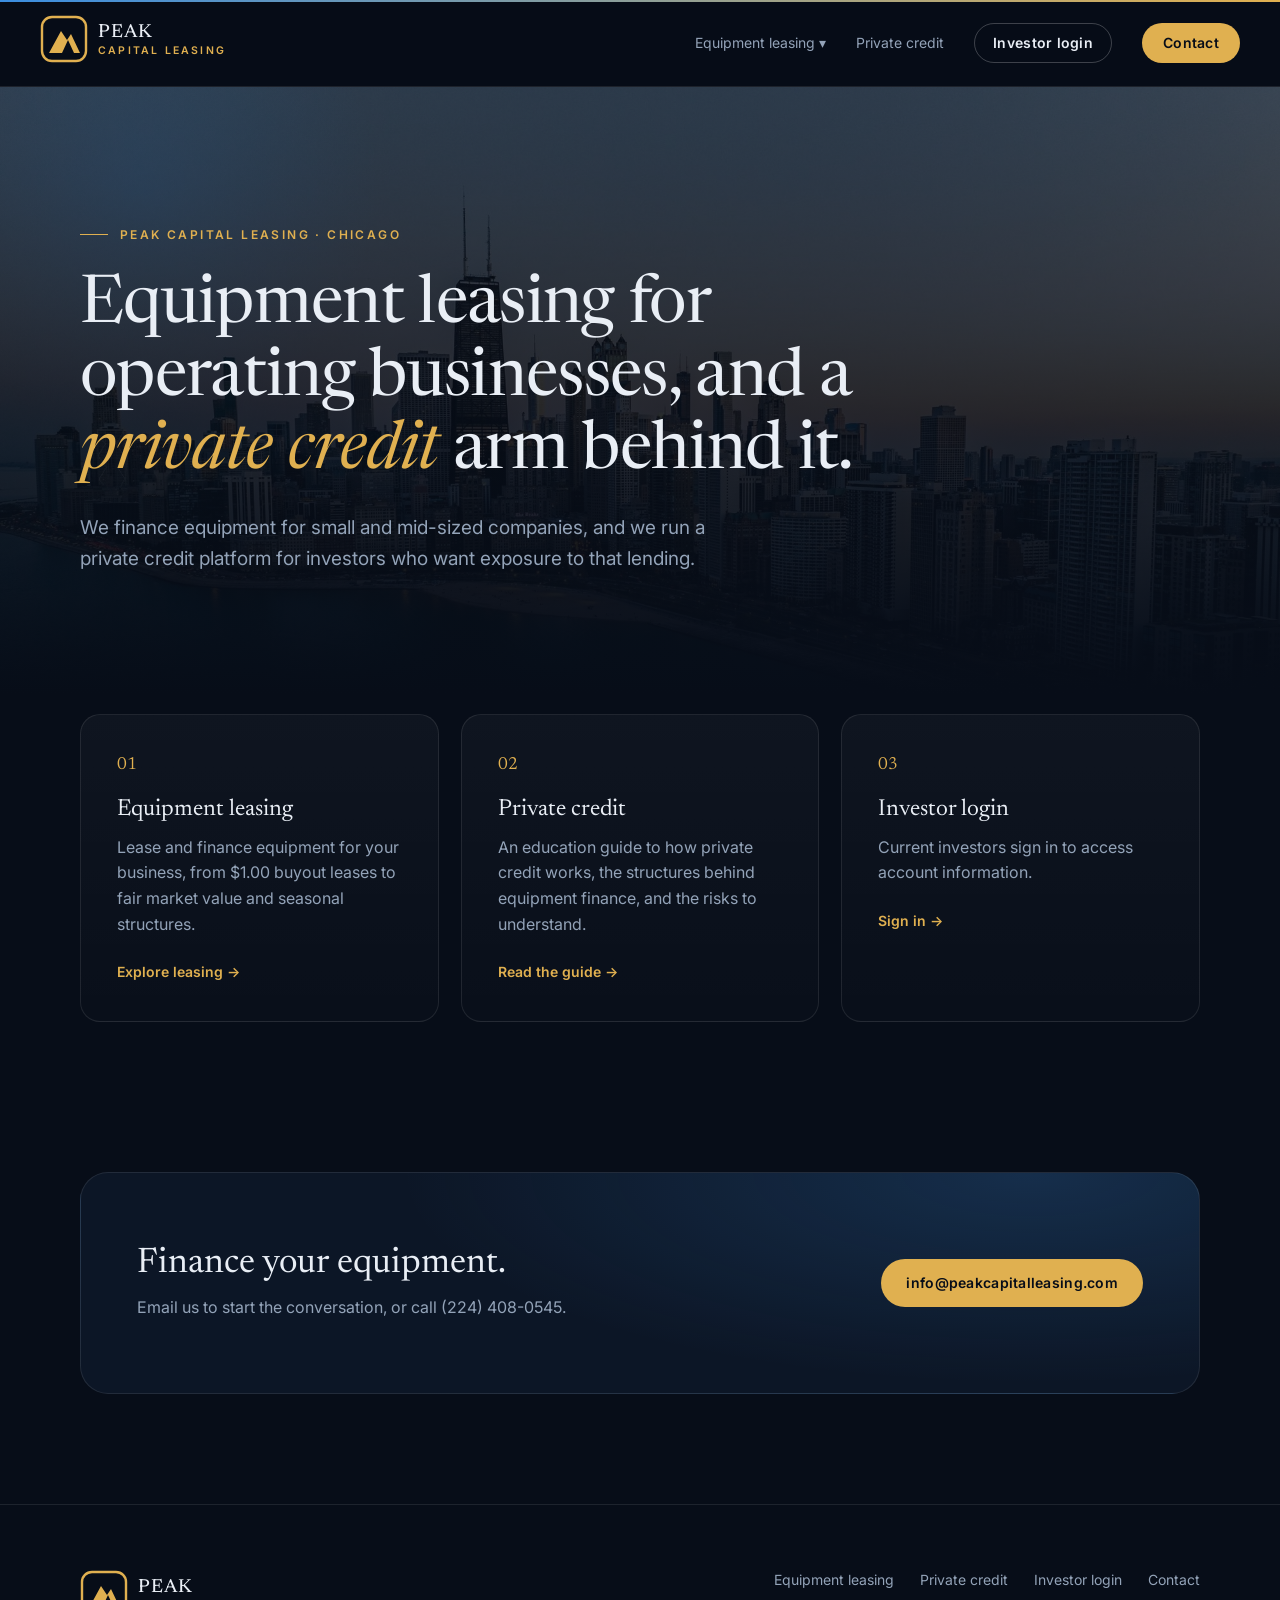
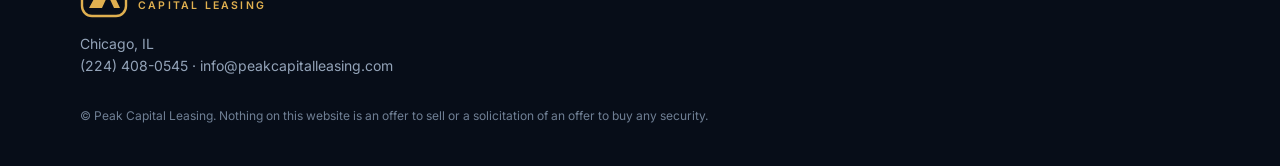
<file: index.html>
<!doctype html>
<html lang="en">
<head>
<meta charset="utf-8">
<meta name="viewport" content="width=device-width, initial-scale=1">
<title>Peak Capital Leasing | Equipment Leasing and Private Credit, Chicago</title>
<meta name="description" content="Peak Capital Leasing finances equipment for small and mid-sized businesses and runs a private credit platform for investors.">
<link rel="icon" href="data:image/svg+xml,%3Csvg xmlns=%22http://www.w3.org/2000/svg%22 viewBox=%220 0 48 48%22%3E%3Crect x=%222%22 y=%222%22 width=%2244%22 height=%2244%22 rx=%2210%22 fill=%22%23070d18%22 stroke=%22%23e0b050%22 stroke-width=%222.4%22/%3E%3Cpath d=%22M9 38 L21 16 L27 25 L31 19 L40 38 Z%22 fill=%22%23e0b050%22/%3E%3C/svg%3E">
<link rel="preconnect" href="https://fonts.googleapis.com"><link rel="preconnect" href="https://fonts.gstatic.com" crossorigin><link href="https://fonts.googleapis.com/css2?family=Inter:wght@400;500;600;700&family=Newsreader:ital,opsz,wght@0,6..72,400;0,6..72,500;1,6..72,400&display=swap" rel="stylesheet">
<link rel="stylesheet" href="styles.css">
</head>
<body>
<div class="prog"></div>
<header class="top"><a href="index.html" aria-label="Peak Capital Leasing home"><svg width="184" height="50" viewBox="0 0 184 50" role="img" aria-label="Peak Capital Leasing"><rect x="2" y="3" width="44" height="44" rx="10" fill="none" stroke="#e0b050" stroke-width="2.4"/><path d="M9 39 L21 17 L27 26 L31 20 L40 39 Z" fill="#e0b050"/><path d="M22 39 L28 26 L34 39 Z" fill="#070d18"/><text x="58" y="23" font-family="Newsreader,Georgia,serif" font-weight="500" font-size="19" fill="#e9eef5" letter-spacing="1">PEAK</text><text x="58" y="40" font-family="Inter,Arial,sans-serif" font-weight="600" font-size="10.5" fill="#e0b050" letter-spacing="2.2">CAPITAL LEASING</text></svg></a><nav><div class="dd"><a class="l" href="equipment-leasing.html">Equipment leasing &#9662;</a><div class="dd-menu"><a href="about.html">About Us</a><a href="why-lease.html">Why Lease</a><a href="fast-and-simple.html">Fast and Simple</a><a href="equipment-we-lease.html">Equipment We Lease</a><a href="vendor-programs.html">Vendor Programs</a><a href="quick-apply.html">Quick Apply</a></div></div><a class="l" href="private-credit.html">Private credit</a><a class="btn btn-ghost" href="investors.html" style="min-height:40px;padding:0 18px">Investor login</a><a class="btn btn-gold" href="mailto:info@peakcapitalleasing.com" style="min-height:40px;padding:0 20px">Contact</a></nav></header><section class="hero hero-photo" style="padding:130px 0 120px"><img class="photo" src="chicago-skyline.jpg" alt="" aria-hidden="true" fetchpriority="high"><div class="glow"></div><div class="wrap" style="position:relative"><span class="eyebrow rv">Peak Capital Leasing &middot; Chicago</span><h1 class="rv" style="margin:26px 0 24px;max-width:960px">Equipment leasing for operating businesses, and a <em>private credit</em> arm behind it.</h1><p class="rv" style="font-size:19px;max-width:660px">We finance equipment for small and mid-sized companies, and we run a private credit platform for investors who want exposure to that lending.</p></div></section><section style="padding-top:20px"><div class="wrap grid3"><a class="card rv" href="equipment-leasing.html"><span class="num">01</span><h3 style="margin:18px 0 12px">Equipment leasing</h3><p>Lease and finance equipment for your business, from $1.00 buyout leases to fair market value and seasonal structures.</p><span style="display:inline-block;margin-top:24px;color:var(--gold);font-weight:600;font-size:14px">Explore leasing &rarr;</span></a><a class="card rv" href="private-credit.html"><span class="num">02</span><h3 style="margin:18px 0 12px">Private credit</h3><p>An education guide to how private credit works, the structures behind equipment finance, and the risks to understand.</p><span style="display:inline-block;margin-top:24px;color:var(--gold);font-weight:600;font-size:14px">Read the guide &rarr;</span></a><a class="card rv" href="investors.html"><span class="num">03</span><h3 style="margin:18px 0 12px">Investor login</h3><p>Current investors sign in to access account information.</p><span style="display:inline-block;margin-top:24px;color:var(--gold);font-weight:600;font-size:14px">Sign in &rarr;</span></a></div></section><section style="padding-top:40px"><div class="wrap"><div class="cta rv"><div style="max-width:620px"><h2 style="font-size:2.2rem">Finance your equipment.</h2><p style="margin-top:12px">Email us to start the conversation, or call (224) 408-0545.</p></div><a class="btn btn-gold" href="mailto:info@peakcapitalleasing.com">info@peakcapitalleasing.com</a></div></div></section><footer><div class="wrap"><div style="display:flex;flex-direction:column;gap:14px"><svg width="184" height="50" viewBox="0 0 184 50" role="img" aria-label="Peak Capital Leasing"><rect x="2" y="3" width="44" height="44" rx="10" fill="none" stroke="#e0b050" stroke-width="2.4"/><path d="M9 39 L21 17 L27 26 L31 20 L40 39 Z" fill="#e0b050"/><path d="M22 39 L28 26 L34 39 Z" fill="#070d18"/><text x="58" y="23" font-family="Newsreader,Georgia,serif" font-weight="500" font-size="19" fill="#e9eef5" letter-spacing="1">PEAK</text><text x="58" y="40" font-family="Inter,Arial,sans-serif" font-weight="600" font-size="10.5" fill="#e0b050" letter-spacing="2.2">CAPITAL LEASING</text></svg><p style="max-width:340px;font-size:14px">Chicago, IL<br>(224) 408-0545 &middot; info@peakcapitalleasing.com</p></div><nav><a href="equipment-leasing.html">Equipment leasing</a><a href="private-credit.html">Private credit</a><a href="investors.html">Investor login</a><a href="mailto:info@peakcapitalleasing.com">Contact</a></nav></div><div class="wrap"><p class="fine">&copy; Peak Capital Leasing. Nothing on this website is an offer to sell or a solicitation of an offer to buy any security.</p></div></footer>
</body>
</html>
</file>
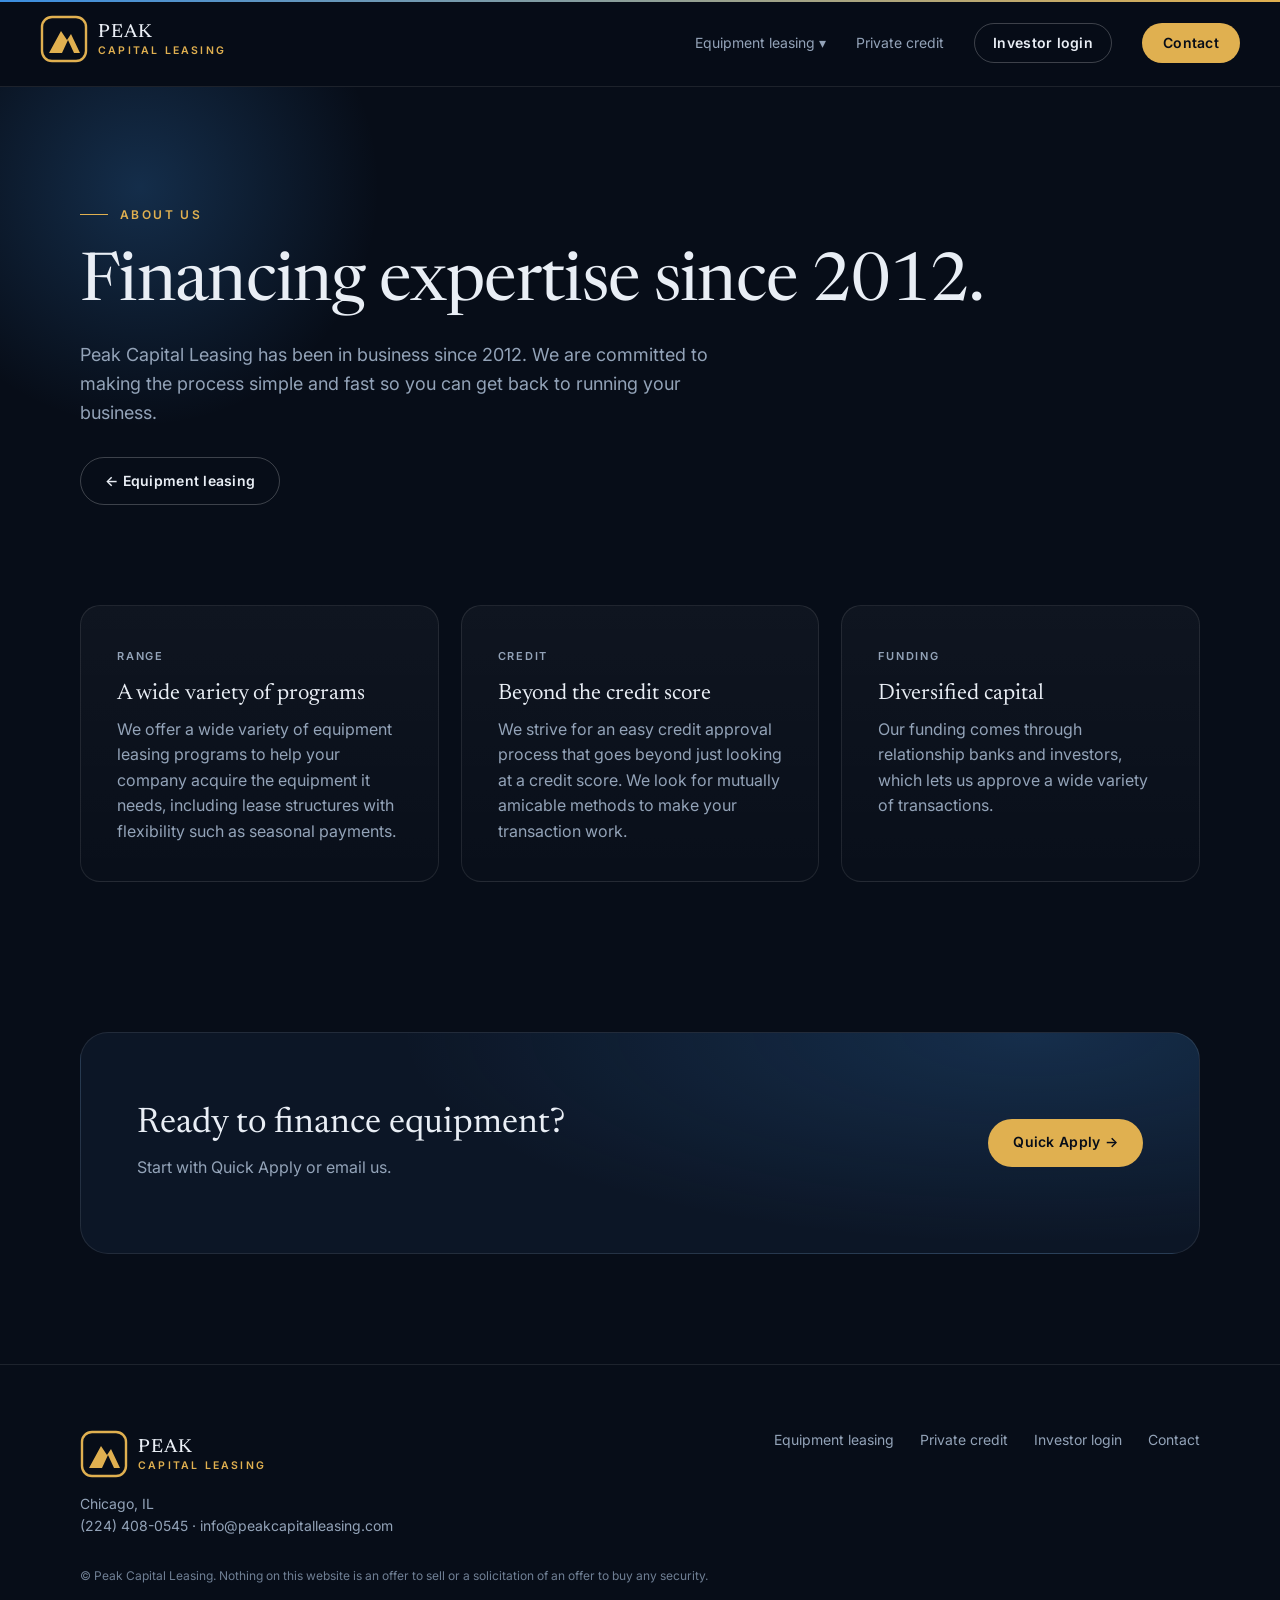
<file: about.html>
<!doctype html>
<html lang="en">
<head>
<meta charset="utf-8">
<meta name="viewport" content="width=device-width, initial-scale=1">
<title>About Us | Peak Capital Leasing</title>
<meta name="description" content="Peak Capital Leasing has provided equipment financing since 2012.">
<link rel="icon" href="data:image/svg+xml,%3Csvg xmlns=%22http://www.w3.org/2000/svg%22 viewBox=%220 0 48 48%22%3E%3Crect x=%222%22 y=%222%22 width=%2244%22 height=%2244%22 rx=%2210%22 fill=%22%23070d18%22 stroke=%22%23e0b050%22 stroke-width=%222.4%22/%3E%3Cpath d=%22M9 38 L21 16 L27 25 L31 19 L40 38 Z%22 fill=%22%23e0b050%22/%3E%3C/svg%3E">
<link rel="preconnect" href="https://fonts.googleapis.com"><link rel="preconnect" href="https://fonts.gstatic.com" crossorigin><link href="https://fonts.googleapis.com/css2?family=Inter:wght@400;500;600;700&family=Newsreader:ital,opsz,wght@0,6..72,400;0,6..72,500;1,6..72,400&display=swap" rel="stylesheet">
<link rel="stylesheet" href="styles.css">
</head>
<body>
<div class="prog"></div>
<header class="top"><a href="index.html" aria-label="Peak Capital Leasing home"><svg width="184" height="50" viewBox="0 0 184 50" role="img" aria-label="Peak Capital Leasing"><rect x="2" y="3" width="44" height="44" rx="10" fill="none" stroke="#e0b050" stroke-width="2.4"/><path d="M9 39 L21 17 L27 26 L31 20 L40 39 Z" fill="#e0b050"/><path d="M22 39 L28 26 L34 39 Z" fill="#070d18"/><text x="58" y="23" font-family="Newsreader,Georgia,serif" font-weight="500" font-size="19" fill="#e9eef5" letter-spacing="1">PEAK</text><text x="58" y="40" font-family="Inter,Arial,sans-serif" font-weight="600" font-size="10.5" fill="#e0b050" letter-spacing="2.2">CAPITAL LEASING</text></svg></a><nav><div class="dd"><a class="l" href="equipment-leasing.html">Equipment leasing &#9662;</a><div class="dd-menu"><a href="about.html">About Us</a><a href="why-lease.html">Why Lease</a><a href="fast-and-simple.html">Fast and Simple</a><a href="equipment-we-lease.html">Equipment We Lease</a><a href="vendor-programs.html">Vendor Programs</a><a href="quick-apply.html">Quick Apply</a></div></div><a class="l" href="private-credit.html">Private credit</a><a class="btn btn-ghost" href="investors.html" style="min-height:40px;padding:0 18px">Investor login</a><a class="btn btn-gold" href="mailto:info@peakcapitalleasing.com" style="min-height:40px;padding:0 20px">Contact</a></nav></header><section class="hero" style="padding:110px 0 80px"><div class="glow"></div><div class="wrap" style="position:relative"><span class="eyebrow rv">About Us</span><h1 class="rv" style="margin:24px 0 20px">Financing expertise since 2012.</h1><p class="rv" style="max-width:660px;font-size:18px">Peak Capital Leasing has been in business since 2012. We are committed to making the process simple and fast so you can get back to running your business.</p><div class="rv" style="margin-top:30px"><a class="btn btn-ghost" href="equipment-leasing.html">&larr; Equipment leasing</a></div></div></section><section style="padding-top:20px"><div class="wrap grid3"><div class="card rv"><span class="tag">Range</span><h3 style="margin:14px 0 10px;font-size:1.4rem">A wide variety of programs</h3><p>We offer a wide variety of equipment leasing programs to help your company acquire the equipment it needs, including lease structures with flexibility such as seasonal payments.</p></div><div class="card rv"><span class="tag">Credit</span><h3 style="margin:14px 0 10px;font-size:1.4rem">Beyond the credit score</h3><p>We strive for an easy credit approval process that goes beyond just looking at a credit score. We look for mutually amicable methods to make your transaction work.</p></div><div class="card rv"><span class="tag">Funding</span><h3 style="margin:14px 0 10px;font-size:1.4rem">Diversified capital</h3><p>Our funding comes through relationship banks and investors, which lets us approve a wide variety of transactions.</p></div></div></section><section style="padding-top:40px"><div class="wrap"><div class="cta rv"><div style="max-width:620px"><h2 style="font-size:2.2rem">Ready to finance equipment?</h2><p style="margin-top:12px">Start with Quick Apply or email us.</p></div><a class="btn btn-gold" href="quick-apply.html">Quick Apply &rarr;</a></div></div></section><footer><div class="wrap"><div style="display:flex;flex-direction:column;gap:14px"><svg width="184" height="50" viewBox="0 0 184 50" role="img" aria-label="Peak Capital Leasing"><rect x="2" y="3" width="44" height="44" rx="10" fill="none" stroke="#e0b050" stroke-width="2.4"/><path d="M9 39 L21 17 L27 26 L31 20 L40 39 Z" fill="#e0b050"/><path d="M22 39 L28 26 L34 39 Z" fill="#070d18"/><text x="58" y="23" font-family="Newsreader,Georgia,serif" font-weight="500" font-size="19" fill="#e9eef5" letter-spacing="1">PEAK</text><text x="58" y="40" font-family="Inter,Arial,sans-serif" font-weight="600" font-size="10.5" fill="#e0b050" letter-spacing="2.2">CAPITAL LEASING</text></svg><p style="max-width:340px;font-size:14px">Chicago, IL<br>(224) 408-0545 &middot; info@peakcapitalleasing.com</p></div><nav><a href="equipment-leasing.html">Equipment leasing</a><a href="private-credit.html">Private credit</a><a href="investors.html">Investor login</a><a href="mailto:info@peakcapitalleasing.com">Contact</a></nav></div><div class="wrap"><p class="fine">&copy; Peak Capital Leasing. Nothing on this website is an offer to sell or a solicitation of an offer to buy any security.</p></div></footer>
</body>
</html>
</file>
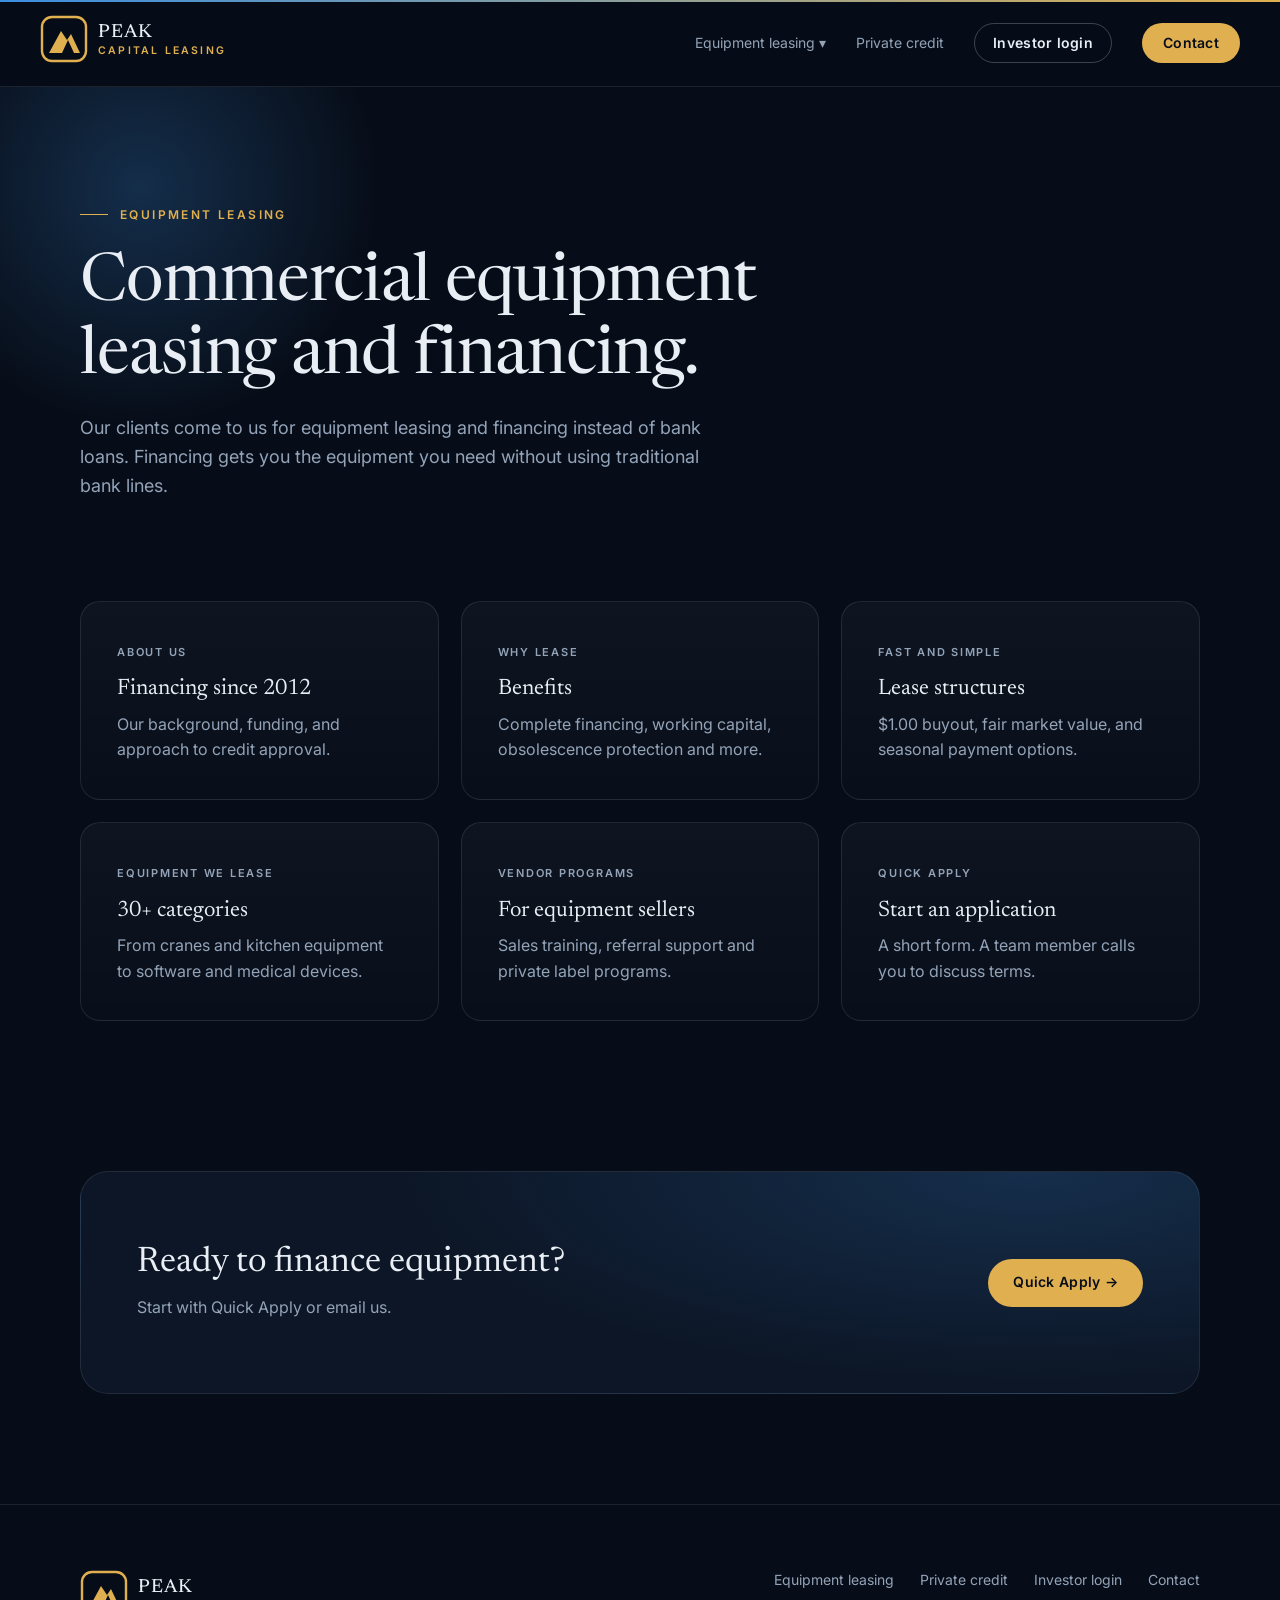
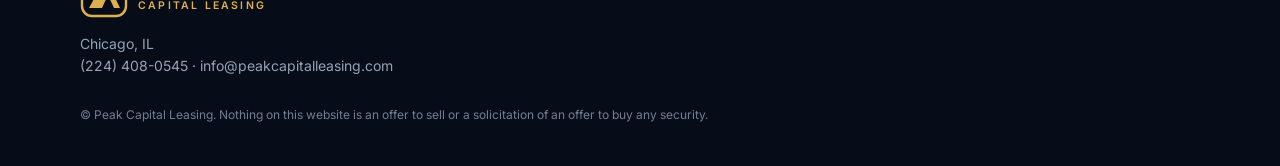
<file: equipment-leasing.html>
<!doctype html>
<html lang="en">
<head>
<meta charset="utf-8">
<meta name="viewport" content="width=device-width, initial-scale=1">
<title>Equipment Leasing | Peak Capital Leasing</title>
<meta name="description" content="Commercial equipment leasing and financing for small and mid-sized businesses.">
<link rel="icon" href="data:image/svg+xml,%3Csvg xmlns=%22http://www.w3.org/2000/svg%22 viewBox=%220 0 48 48%22%3E%3Crect x=%222%22 y=%222%22 width=%2244%22 height=%2244%22 rx=%2210%22 fill=%22%23070d18%22 stroke=%22%23e0b050%22 stroke-width=%222.4%22/%3E%3Cpath d=%22M9 38 L21 16 L27 25 L31 19 L40 38 Z%22 fill=%22%23e0b050%22/%3E%3C/svg%3E">
<link rel="preconnect" href="https://fonts.googleapis.com"><link rel="preconnect" href="https://fonts.gstatic.com" crossorigin><link href="https://fonts.googleapis.com/css2?family=Inter:wght@400;500;600;700&family=Newsreader:ital,opsz,wght@0,6..72,400;0,6..72,500;1,6..72,400&display=swap" rel="stylesheet">
<link rel="stylesheet" href="styles.css">
</head>
<body>
<div class="prog"></div>
<header class="top"><a href="index.html" aria-label="Peak Capital Leasing home"><svg width="184" height="50" viewBox="0 0 184 50" role="img" aria-label="Peak Capital Leasing"><rect x="2" y="3" width="44" height="44" rx="10" fill="none" stroke="#e0b050" stroke-width="2.4"/><path d="M9 39 L21 17 L27 26 L31 20 L40 39 Z" fill="#e0b050"/><path d="M22 39 L28 26 L34 39 Z" fill="#070d18"/><text x="58" y="23" font-family="Newsreader,Georgia,serif" font-weight="500" font-size="19" fill="#e9eef5" letter-spacing="1">PEAK</text><text x="58" y="40" font-family="Inter,Arial,sans-serif" font-weight="600" font-size="10.5" fill="#e0b050" letter-spacing="2.2">CAPITAL LEASING</text></svg></a><nav><div class="dd"><a class="l" href="equipment-leasing.html">Equipment leasing &#9662;</a><div class="dd-menu"><a href="about.html">About Us</a><a href="why-lease.html">Why Lease</a><a href="fast-and-simple.html">Fast and Simple</a><a href="equipment-we-lease.html">Equipment We Lease</a><a href="vendor-programs.html">Vendor Programs</a><a href="quick-apply.html">Quick Apply</a></div></div><a class="l" href="private-credit.html">Private credit</a><a class="btn btn-ghost" href="investors.html" style="min-height:40px;padding:0 18px">Investor login</a><a class="btn btn-gold" href="mailto:info@peakcapitalleasing.com" style="min-height:40px;padding:0 20px">Contact</a></nav></header><section class="hero" style="padding:110px 0 80px"><div class="glow"></div><div class="wrap" style="position:relative"><span class="eyebrow rv">Equipment leasing</span><h1 class="rv" style="margin:24px 0 20px">Commercial equipment leasing and financing.</h1><p class="rv" style="max-width:660px;font-size:18px">Our clients come to us for equipment leasing and financing instead of bank loans. Financing gets you the equipment you need without using traditional bank lines.</p></div></section><section style="padding-top:20px"><div class="wrap grid3"><a class="card rv" href="about.html"><span class="tag">About Us</span><h3 style="margin:14px 0 10px;font-size:1.4rem">Financing since 2012</h3><p>Our background, funding, and approach to credit approval.</p></a><a class="card rv" href="why-lease.html"><span class="tag">Why Lease</span><h3 style="margin:14px 0 10px;font-size:1.4rem">Benefits</h3><p>Complete financing, working capital, obsolescence protection and more.</p></a><a class="card rv" href="fast-and-simple.html"><span class="tag">Fast and Simple</span><h3 style="margin:14px 0 10px;font-size:1.4rem">Lease structures</h3><p>$1.00 buyout, fair market value, and seasonal payment options.</p></a><a class="card rv" href="equipment-we-lease.html"><span class="tag">Equipment We Lease</span><h3 style="margin:14px 0 10px;font-size:1.4rem">30+ categories</h3><p>From cranes and kitchen equipment to software and medical devices.</p></a><a class="card rv" href="vendor-programs.html"><span class="tag">Vendor Programs</span><h3 style="margin:14px 0 10px;font-size:1.4rem">For equipment sellers</h3><p>Sales training, referral support and private label programs.</p></a><a class="card rv" href="quick-apply.html"><span class="tag">Quick Apply</span><h3 style="margin:14px 0 10px;font-size:1.4rem">Start an application</h3><p>A short form. A team member calls you to discuss terms.</p></a></div></section><section style="padding-top:40px"><div class="wrap"><div class="cta rv"><div style="max-width:620px"><h2 style="font-size:2.2rem">Ready to finance equipment?</h2><p style="margin-top:12px">Start with Quick Apply or email us.</p></div><a class="btn btn-gold" href="quick-apply.html">Quick Apply &rarr;</a></div></div></section><footer><div class="wrap"><div style="display:flex;flex-direction:column;gap:14px"><svg width="184" height="50" viewBox="0 0 184 50" role="img" aria-label="Peak Capital Leasing"><rect x="2" y="3" width="44" height="44" rx="10" fill="none" stroke="#e0b050" stroke-width="2.4"/><path d="M9 39 L21 17 L27 26 L31 20 L40 39 Z" fill="#e0b050"/><path d="M22 39 L28 26 L34 39 Z" fill="#070d18"/><text x="58" y="23" font-family="Newsreader,Georgia,serif" font-weight="500" font-size="19" fill="#e9eef5" letter-spacing="1">PEAK</text><text x="58" y="40" font-family="Inter,Arial,sans-serif" font-weight="600" font-size="10.5" fill="#e0b050" letter-spacing="2.2">CAPITAL LEASING</text></svg><p style="max-width:340px;font-size:14px">Chicago, IL<br>(224) 408-0545 &middot; info@peakcapitalleasing.com</p></div><nav><a href="equipment-leasing.html">Equipment leasing</a><a href="private-credit.html">Private credit</a><a href="investors.html">Investor login</a><a href="mailto:info@peakcapitalleasing.com">Contact</a></nav></div><div class="wrap"><p class="fine">&copy; Peak Capital Leasing. Nothing on this website is an offer to sell or a solicitation of an offer to buy any security.</p></div></footer>
</body>
</html>
</file>
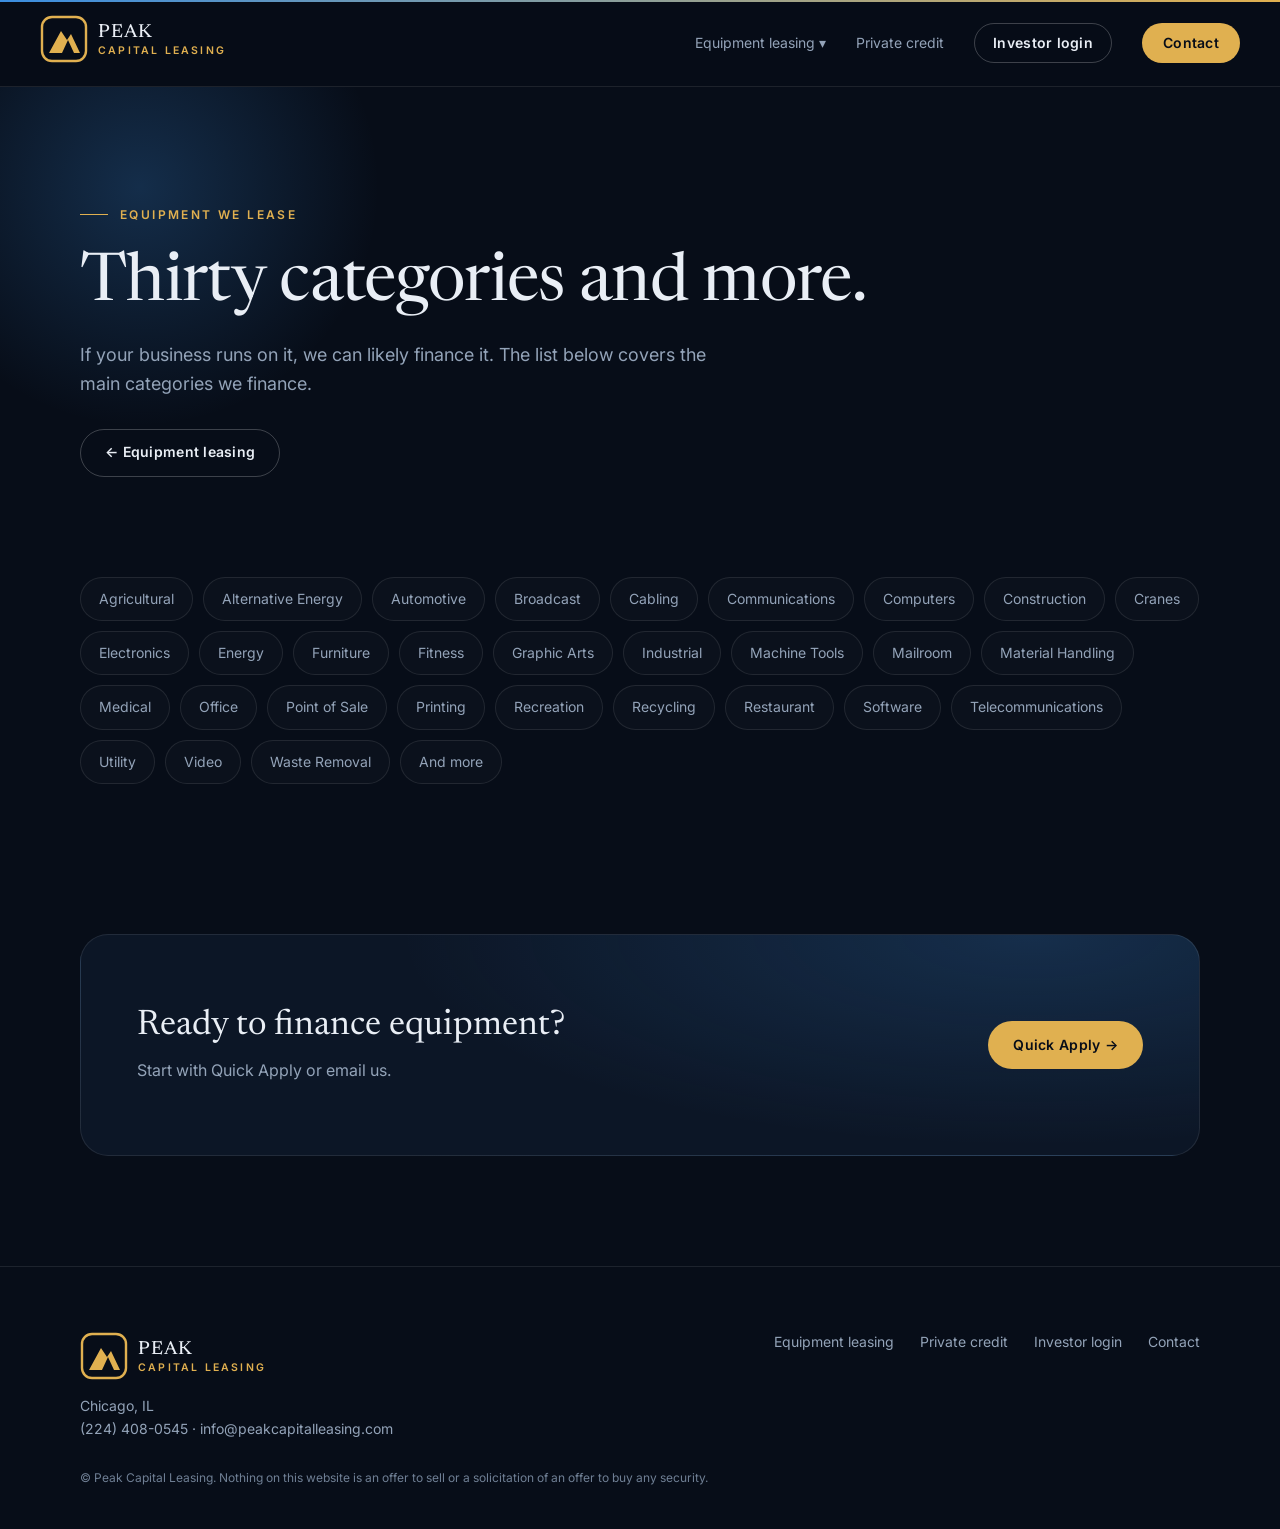
<file: equipment-we-lease.html>
<!doctype html>
<html lang="en">
<head>
<meta charset="utf-8">
<meta name="viewport" content="width=device-width, initial-scale=1">
<title>Equipment We Lease | Peak Capital Leasing</title>
<meta name="description" content="Thirty-plus equipment categories we finance.">
<link rel="icon" href="data:image/svg+xml,%3Csvg xmlns=%22http://www.w3.org/2000/svg%22 viewBox=%220 0 48 48%22%3E%3Crect x=%222%22 y=%222%22 width=%2244%22 height=%2244%22 rx=%2210%22 fill=%22%23070d18%22 stroke=%22%23e0b050%22 stroke-width=%222.4%22/%3E%3Cpath d=%22M9 38 L21 16 L27 25 L31 19 L40 38 Z%22 fill=%22%23e0b050%22/%3E%3C/svg%3E">
<link rel="preconnect" href="https://fonts.googleapis.com"><link rel="preconnect" href="https://fonts.gstatic.com" crossorigin><link href="https://fonts.googleapis.com/css2?family=Inter:wght@400;500;600;700&family=Newsreader:ital,opsz,wght@0,6..72,400;0,6..72,500;1,6..72,400&display=swap" rel="stylesheet">
<link rel="stylesheet" href="styles.css">
</head>
<body>
<div class="prog"></div>
<header class="top"><a href="index.html" aria-label="Peak Capital Leasing home"><svg width="184" height="50" viewBox="0 0 184 50" role="img" aria-label="Peak Capital Leasing"><rect x="2" y="3" width="44" height="44" rx="10" fill="none" stroke="#e0b050" stroke-width="2.4"/><path d="M9 39 L21 17 L27 26 L31 20 L40 39 Z" fill="#e0b050"/><path d="M22 39 L28 26 L34 39 Z" fill="#070d18"/><text x="58" y="23" font-family="Newsreader,Georgia,serif" font-weight="500" font-size="19" fill="#e9eef5" letter-spacing="1">PEAK</text><text x="58" y="40" font-family="Inter,Arial,sans-serif" font-weight="600" font-size="10.5" fill="#e0b050" letter-spacing="2.2">CAPITAL LEASING</text></svg></a><nav><div class="dd"><a class="l" href="equipment-leasing.html">Equipment leasing &#9662;</a><div class="dd-menu"><a href="about.html">About Us</a><a href="why-lease.html">Why Lease</a><a href="fast-and-simple.html">Fast and Simple</a><a href="equipment-we-lease.html">Equipment We Lease</a><a href="vendor-programs.html">Vendor Programs</a><a href="quick-apply.html">Quick Apply</a></div></div><a class="l" href="private-credit.html">Private credit</a><a class="btn btn-ghost" href="investors.html" style="min-height:40px;padding:0 18px">Investor login</a><a class="btn btn-gold" href="mailto:info@peakcapitalleasing.com" style="min-height:40px;padding:0 20px">Contact</a></nav></header><section class="hero" style="padding:110px 0 80px"><div class="glow"></div><div class="wrap" style="position:relative"><span class="eyebrow rv">Equipment We Lease</span><h1 class="rv" style="margin:24px 0 20px">Thirty categories and more.</h1><p class="rv" style="max-width:660px;font-size:18px">If your business runs on it, we can likely finance it. The list below covers the main categories we finance.</p><div class="rv" style="margin-top:30px"><a class="btn btn-ghost" href="equipment-leasing.html">&larr; Equipment leasing</a></div></div></section><section style="padding-top:20px"><div class="wrap"><div class="chips rv"><span class="chip">Agricultural</span><span class="chip">Alternative Energy</span><span class="chip">Automotive</span><span class="chip">Broadcast</span><span class="chip">Cabling</span><span class="chip">Communications</span><span class="chip">Computers</span><span class="chip">Construction</span><span class="chip">Cranes</span><span class="chip">Electronics</span><span class="chip">Energy</span><span class="chip">Furniture</span><span class="chip">Fitness</span><span class="chip">Graphic Arts</span><span class="chip">Industrial</span><span class="chip">Machine Tools</span><span class="chip">Mailroom</span><span class="chip">Material Handling</span><span class="chip">Medical</span><span class="chip">Office</span><span class="chip">Point of Sale</span><span class="chip">Printing</span><span class="chip">Recreation</span><span class="chip">Recycling</span><span class="chip">Restaurant</span><span class="chip">Software</span><span class="chip">Telecommunications</span><span class="chip">Utility</span><span class="chip">Video</span><span class="chip">Waste Removal</span><span class="chip">And more</span></div></div></section><section style="padding-top:40px"><div class="wrap"><div class="cta rv"><div style="max-width:620px"><h2 style="font-size:2.2rem">Ready to finance equipment?</h2><p style="margin-top:12px">Start with Quick Apply or email us.</p></div><a class="btn btn-gold" href="quick-apply.html">Quick Apply &rarr;</a></div></div></section><footer><div class="wrap"><div style="display:flex;flex-direction:column;gap:14px"><svg width="184" height="50" viewBox="0 0 184 50" role="img" aria-label="Peak Capital Leasing"><rect x="2" y="3" width="44" height="44" rx="10" fill="none" stroke="#e0b050" stroke-width="2.4"/><path d="M9 39 L21 17 L27 26 L31 20 L40 39 Z" fill="#e0b050"/><path d="M22 39 L28 26 L34 39 Z" fill="#070d18"/><text x="58" y="23" font-family="Newsreader,Georgia,serif" font-weight="500" font-size="19" fill="#e9eef5" letter-spacing="1">PEAK</text><text x="58" y="40" font-family="Inter,Arial,sans-serif" font-weight="600" font-size="10.5" fill="#e0b050" letter-spacing="2.2">CAPITAL LEASING</text></svg><p style="max-width:340px;font-size:14px">Chicago, IL<br>(224) 408-0545 &middot; info@peakcapitalleasing.com</p></div><nav><a href="equipment-leasing.html">Equipment leasing</a><a href="private-credit.html">Private credit</a><a href="investors.html">Investor login</a><a href="mailto:info@peakcapitalleasing.com">Contact</a></nav></div><div class="wrap"><p class="fine">&copy; Peak Capital Leasing. Nothing on this website is an offer to sell or a solicitation of an offer to buy any security.</p></div></footer>
</body>
</html>
</file>
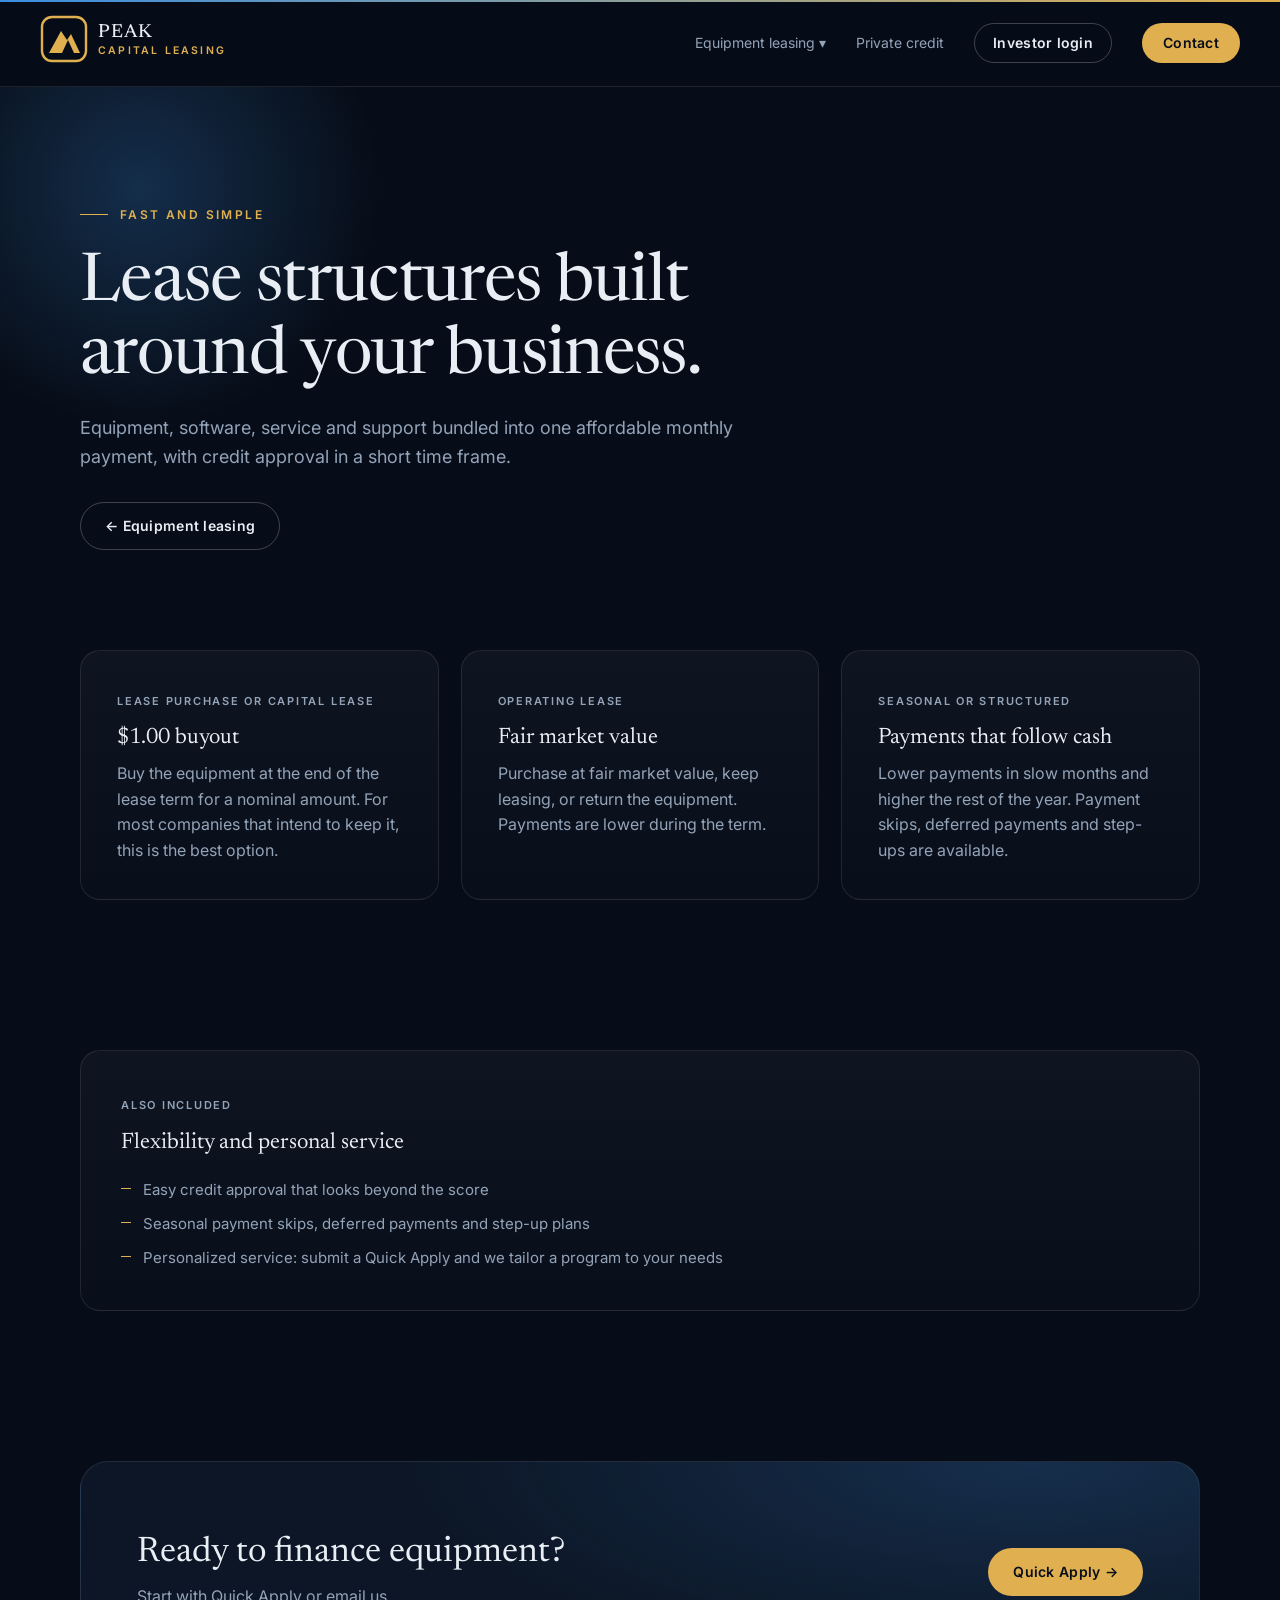
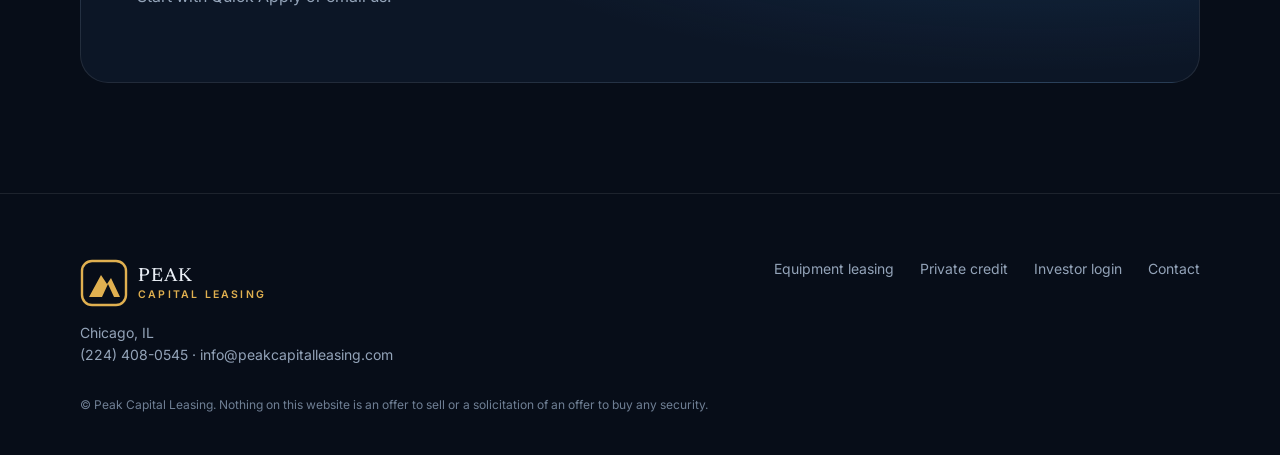
<file: fast-and-simple.html>
<!doctype html>
<html lang="en">
<head>
<meta charset="utf-8">
<meta name="viewport" content="width=device-width, initial-scale=1">
<title>Fast and Simple | Peak Capital Leasing</title>
<meta name="description" content="Lease structures: $1.00 buyout, fair market value, and seasonal payments.">
<link rel="icon" href="data:image/svg+xml,%3Csvg xmlns=%22http://www.w3.org/2000/svg%22 viewBox=%220 0 48 48%22%3E%3Crect x=%222%22 y=%222%22 width=%2244%22 height=%2244%22 rx=%2210%22 fill=%22%23070d18%22 stroke=%22%23e0b050%22 stroke-width=%222.4%22/%3E%3Cpath d=%22M9 38 L21 16 L27 25 L31 19 L40 38 Z%22 fill=%22%23e0b050%22/%3E%3C/svg%3E">
<link rel="preconnect" href="https://fonts.googleapis.com"><link rel="preconnect" href="https://fonts.gstatic.com" crossorigin><link href="https://fonts.googleapis.com/css2?family=Inter:wght@400;500;600;700&family=Newsreader:ital,opsz,wght@0,6..72,400;0,6..72,500;1,6..72,400&display=swap" rel="stylesheet">
<link rel="stylesheet" href="styles.css">
</head>
<body>
<div class="prog"></div>
<header class="top"><a href="index.html" aria-label="Peak Capital Leasing home"><svg width="184" height="50" viewBox="0 0 184 50" role="img" aria-label="Peak Capital Leasing"><rect x="2" y="3" width="44" height="44" rx="10" fill="none" stroke="#e0b050" stroke-width="2.4"/><path d="M9 39 L21 17 L27 26 L31 20 L40 39 Z" fill="#e0b050"/><path d="M22 39 L28 26 L34 39 Z" fill="#070d18"/><text x="58" y="23" font-family="Newsreader,Georgia,serif" font-weight="500" font-size="19" fill="#e9eef5" letter-spacing="1">PEAK</text><text x="58" y="40" font-family="Inter,Arial,sans-serif" font-weight="600" font-size="10.5" fill="#e0b050" letter-spacing="2.2">CAPITAL LEASING</text></svg></a><nav><div class="dd"><a class="l" href="equipment-leasing.html">Equipment leasing &#9662;</a><div class="dd-menu"><a href="about.html">About Us</a><a href="why-lease.html">Why Lease</a><a href="fast-and-simple.html">Fast and Simple</a><a href="equipment-we-lease.html">Equipment We Lease</a><a href="vendor-programs.html">Vendor Programs</a><a href="quick-apply.html">Quick Apply</a></div></div><a class="l" href="private-credit.html">Private credit</a><a class="btn btn-ghost" href="investors.html" style="min-height:40px;padding:0 18px">Investor login</a><a class="btn btn-gold" href="mailto:info@peakcapitalleasing.com" style="min-height:40px;padding:0 20px">Contact</a></nav></header><section class="hero" style="padding:110px 0 80px"><div class="glow"></div><div class="wrap" style="position:relative"><span class="eyebrow rv">Fast and Simple</span><h1 class="rv" style="margin:24px 0 20px">Lease structures built around your business.</h1><p class="rv" style="max-width:660px;font-size:18px">Equipment, software, service and support bundled into one affordable monthly payment, with credit approval in a short time frame.</p><div class="rv" style="margin-top:30px"><a class="btn btn-ghost" href="equipment-leasing.html">&larr; Equipment leasing</a></div></div></section><section style="padding-top:20px"><div class="wrap grid3"><div class="card rv"><span class="tag">Lease purchase or capital lease</span><h3 style="margin:14px 0 10px;font-size:1.4rem">$1.00 buyout</h3><p>Buy the equipment at the end of the lease term for a nominal amount. For most companies that intend to keep it, this is the best option.</p></div><div class="card rv"><span class="tag">Operating lease</span><h3 style="margin:14px 0 10px;font-size:1.4rem">Fair market value</h3><p>Purchase at fair market value, keep leasing, or return the equipment. Payments are lower during the term.</p></div><div class="card rv"><span class="tag">Seasonal or structured</span><h3 style="margin:14px 0 10px;font-size:1.4rem">Payments that follow cash</h3><p>Lower payments in slow months and higher the rest of the year. Payment skips, deferred payments and step-ups are available.</p></div></div></section><section style="padding-top:40px"><div class="wrap"><div class="card rv" style="padding:40px"><span class="tag">Also included</span><h3 style="margin:14px 0 14px;font-size:1.4rem">Flexibility and personal service</h3><ul class="list"><li>Easy credit approval that looks beyond the score</li><li>Seasonal payment skips, deferred payments and step-up plans</li><li>Personalized service: submit a Quick Apply and we tailor a program to your needs</li></ul></div></div></section><section style="padding-top:40px"><div class="wrap"><div class="cta rv"><div style="max-width:620px"><h2 style="font-size:2.2rem">Ready to finance equipment?</h2><p style="margin-top:12px">Start with Quick Apply or email us.</p></div><a class="btn btn-gold" href="quick-apply.html">Quick Apply &rarr;</a></div></div></section><footer><div class="wrap"><div style="display:flex;flex-direction:column;gap:14px"><svg width="184" height="50" viewBox="0 0 184 50" role="img" aria-label="Peak Capital Leasing"><rect x="2" y="3" width="44" height="44" rx="10" fill="none" stroke="#e0b050" stroke-width="2.4"/><path d="M9 39 L21 17 L27 26 L31 20 L40 39 Z" fill="#e0b050"/><path d="M22 39 L28 26 L34 39 Z" fill="#070d18"/><text x="58" y="23" font-family="Newsreader,Georgia,serif" font-weight="500" font-size="19" fill="#e9eef5" letter-spacing="1">PEAK</text><text x="58" y="40" font-family="Inter,Arial,sans-serif" font-weight="600" font-size="10.5" fill="#e0b050" letter-spacing="2.2">CAPITAL LEASING</text></svg><p style="max-width:340px;font-size:14px">Chicago, IL<br>(224) 408-0545 &middot; info@peakcapitalleasing.com</p></div><nav><a href="equipment-leasing.html">Equipment leasing</a><a href="private-credit.html">Private credit</a><a href="investors.html">Investor login</a><a href="mailto:info@peakcapitalleasing.com">Contact</a></nav></div><div class="wrap"><p class="fine">&copy; Peak Capital Leasing. Nothing on this website is an offer to sell or a solicitation of an offer to buy any security.</p></div></footer>
</body>
</html>
</file>
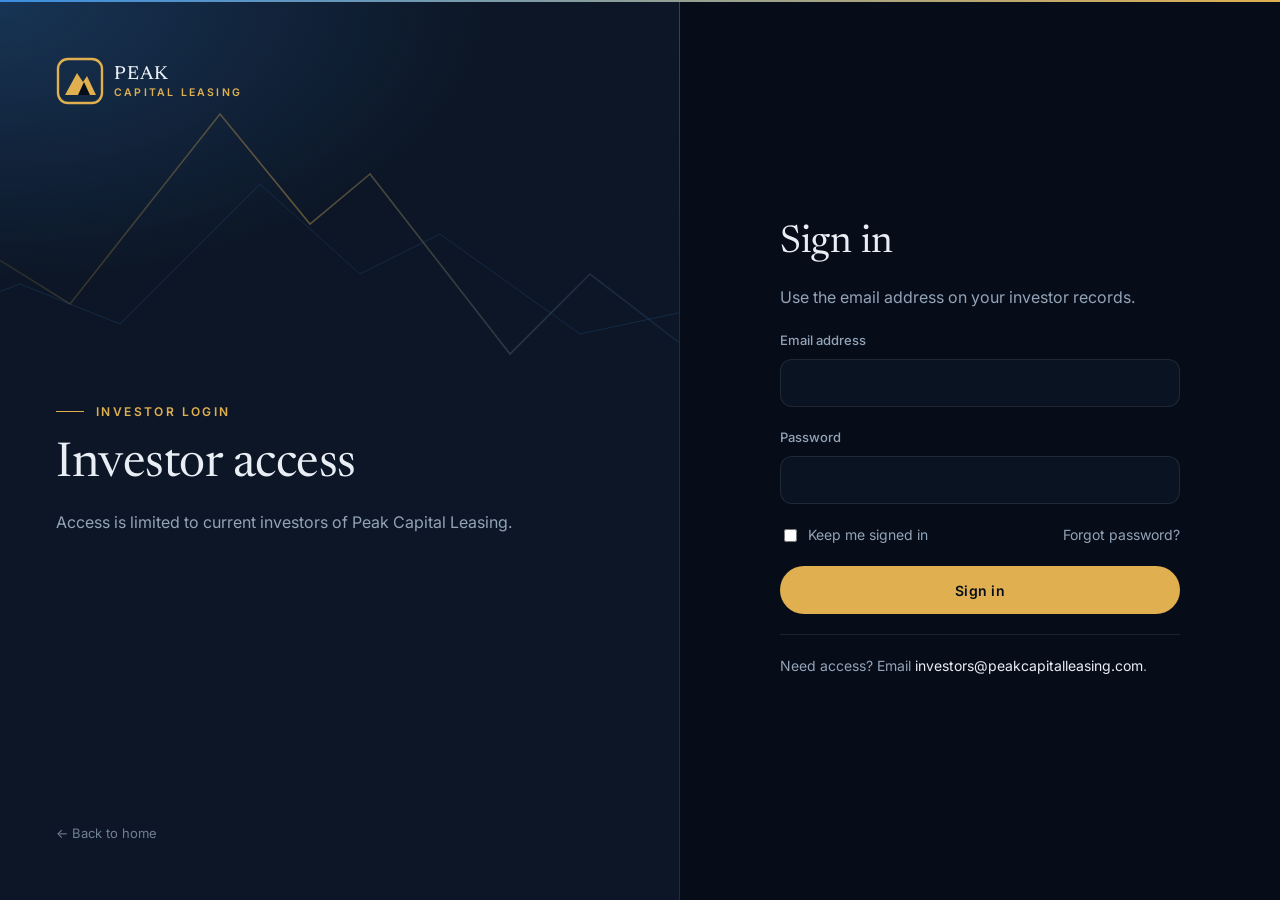
<file: investors.html>
<!doctype html>
<html lang="en">
<head>
<meta charset="utf-8">
<meta name="viewport" content="width=device-width, initial-scale=1">
<title>Investor Login | Peak Capital Leasing</title>
<meta name="description" content="Investor access for current investors of Peak Capital Leasing.">
<link rel="icon" href="data:image/svg+xml,%3Csvg xmlns=%22http://www.w3.org/2000/svg%22 viewBox=%220 0 48 48%22%3E%3Crect x=%222%22 y=%222%22 width=%2244%22 height=%2244%22 rx=%2210%22 fill=%22%23070d18%22 stroke=%22%23e0b050%22 stroke-width=%222.4%22/%3E%3Cpath d=%22M9 38 L21 16 L27 25 L31 19 L40 38 Z%22 fill=%22%23e0b050%22/%3E%3C/svg%3E">
<link rel="preconnect" href="https://fonts.googleapis.com"><link rel="preconnect" href="https://fonts.gstatic.com" crossorigin><link href="https://fonts.googleapis.com/css2?family=Inter:wght@400;500;600;700&family=Newsreader:ital,opsz,wght@0,6..72,400;0,6..72,500;1,6..72,400&display=swap" rel="stylesheet">
<link rel="stylesheet" href="styles.css">
</head>
<body>
<div class="prog"></div>
<div style="display:flex;flex-wrap:wrap;min-height:100vh"><div style="flex:1 1 520px;position:relative;overflow:hidden;padding:56px;display:flex;flex-direction:column;justify-content:space-between;gap:40px;background:radial-gradient(700px 400px at 0% 0%,rgba(59,142,224,.25),transparent 70%),var(--bg2);border-right:1px solid var(--line)"><svg class="ridge" viewBox="0 0 860 340" aria-hidden="true"><defs><linearGradient id="rg" x1="0" x2="1"><stop offset="0" stop-color="#e0b050" stop-opacity=".0"/><stop offset=".5" stop-color="#e0b050" stop-opacity=".8"/><stop offset="1" stop-color="#3b8ee0" stop-opacity=".2"/></linearGradient></defs><path d="M0 330 L130 200 L210 250 L360 60 L450 170 L510 120 L650 300 L730 220 L860 320" fill="none" stroke="url(#rg)" stroke-width="1.6"/><path d="M0 290 L160 230 L260 270 L400 130 L500 220 L580 180 L720 280 L860 250" fill="none" stroke="#3b8ee0" stroke-opacity=".35" stroke-width="1"/></svg><a href="index.html" style="position:relative"><svg width="184" height="50" viewBox="0 0 184 50" role="img" aria-label="Peak Capital Leasing"><rect x="2" y="3" width="44" height="44" rx="10" fill="none" stroke="#e0b050" stroke-width="2.4"/><path d="M9 39 L21 17 L27 26 L31 20 L40 39 Z" fill="#e0b050"/><path d="M22 39 L28 26 L34 39 Z" fill="#070d18"/><text x="58" y="23" font-family="Newsreader,Georgia,serif" font-weight="500" font-size="19" fill="#e9eef5" letter-spacing="1">PEAK</text><text x="58" y="40" font-family="Inter,Arial,sans-serif" font-weight="600" font-size="10.5" fill="#e0b050" letter-spacing="2.2">CAPITAL LEASING</text></svg></a><div style="position:relative;display:flex;flex-direction:column;gap:18px;max-width:460px"><span class="eyebrow">Investor login</span><h1 style="font-size:3rem">Investor access</h1><p>Access is limited to current investors of Peak Capital Leasing.</p></div><a href="index.html" class="sub" style="position:relative">&larr; Back to home</a></div><div style="flex:1 1 440px;display:flex;align-items:center;justify-content:center;padding:56px 28px"><form style="width:100%;max-width:400px;display:flex;flex-direction:column;gap:20px" onsubmit="document.getElementById('msg').style.display='block';return false"><h2 style="font-size:2.4rem">Sign in</h2><p>Use the email address on your investor records.</p><label class="inp" for="le">Email address<input id="le" type="email" autocomplete="email"></label><label class="inp" for="lp">Password<input id="lp" type="password" autocomplete="current-password"></label><div style="display:flex;justify-content:space-between;align-items:center;font-size:14px;color:var(--muted)"><label for="lr" style="display:flex;gap:8px;align-items:center"><input id="lr" type="checkbox"> Keep me signed in</label><a href="mailto:investors@peakcapitalleasing.com">Forgot password?</a></div><button class="btn btn-gold" type="submit" style="justify-content:center">Sign in</button><p id="msg" class="sub" style="display:none">The investor portal is coming soon. Email investors@peakcapitalleasing.com for account information.</p><p style="font-size:14px;color:var(--muted);border-top:1px solid var(--line);padding-top:20px">Need access? Email <a href="mailto:investors@peakcapitalleasing.com" style="color:var(--text)">investors@peakcapitalleasing.com</a>.</p></form></div></div>
</body>
</html>
</file>
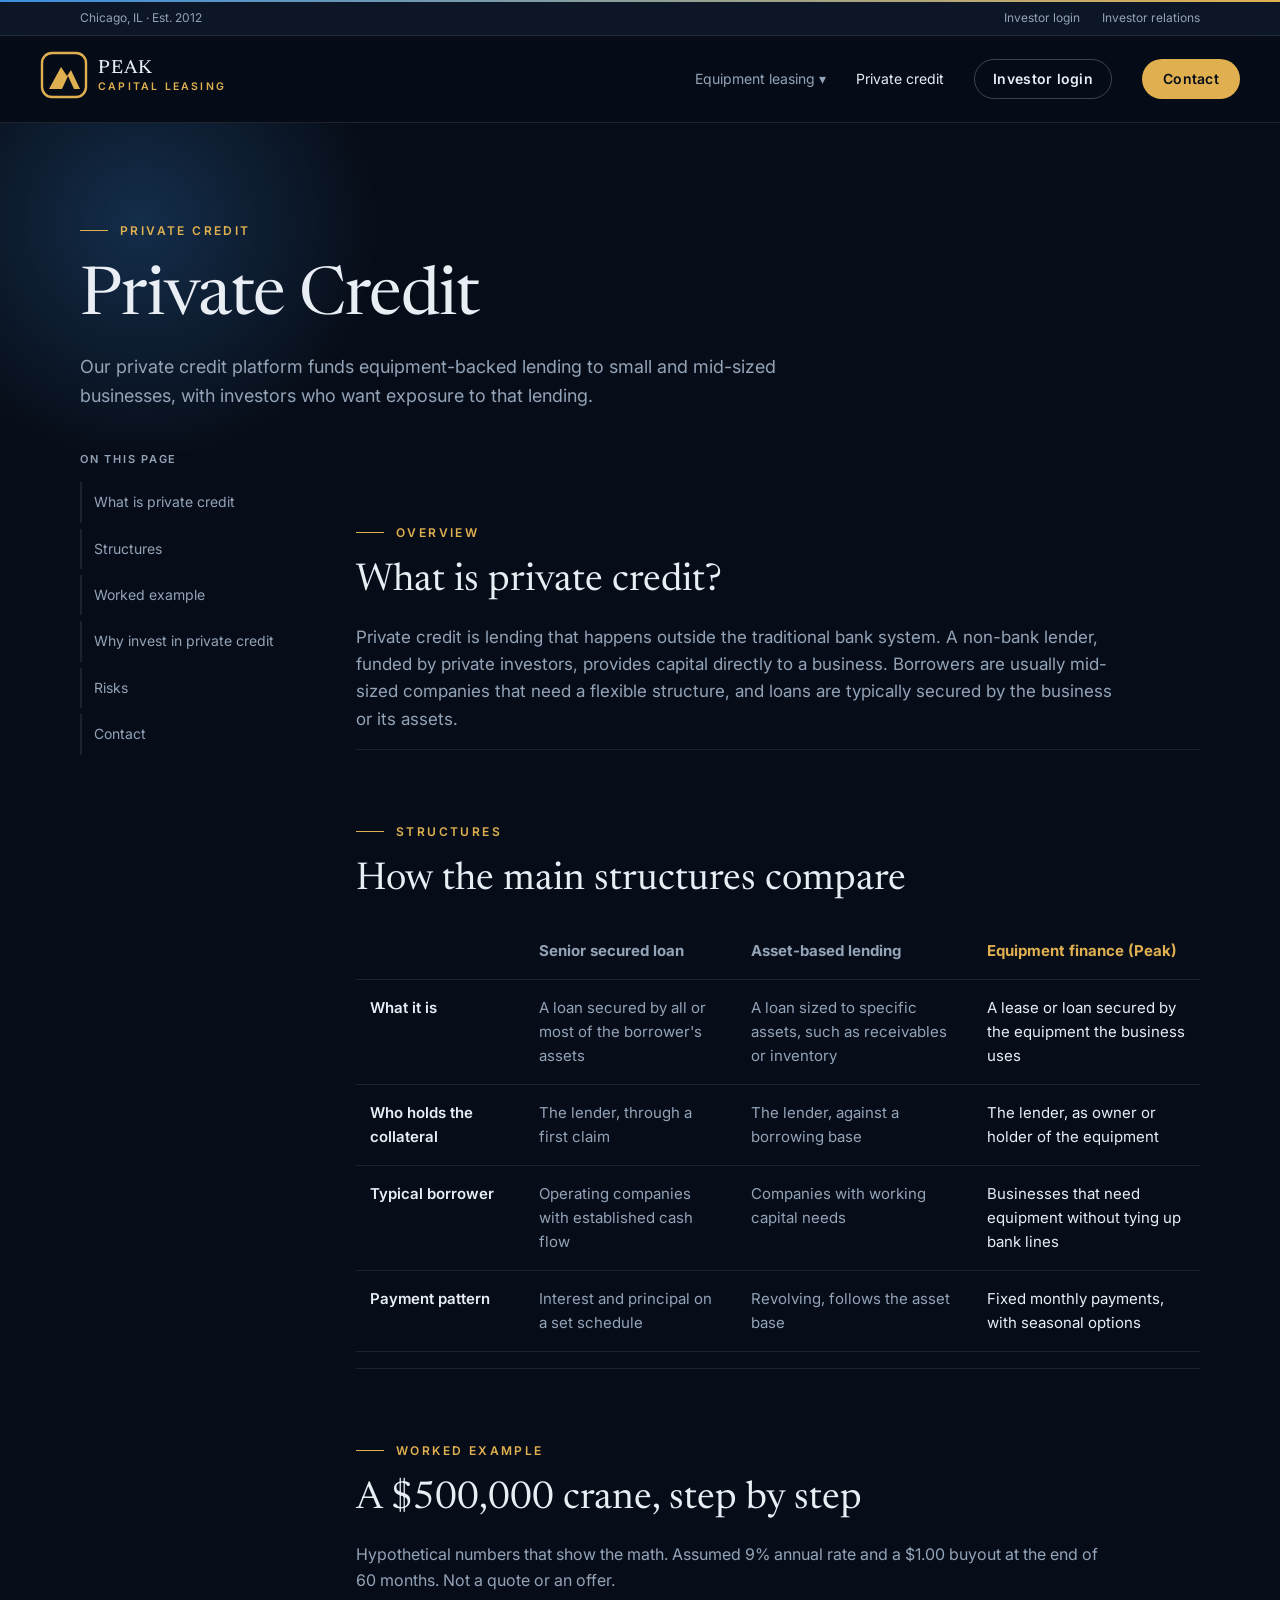
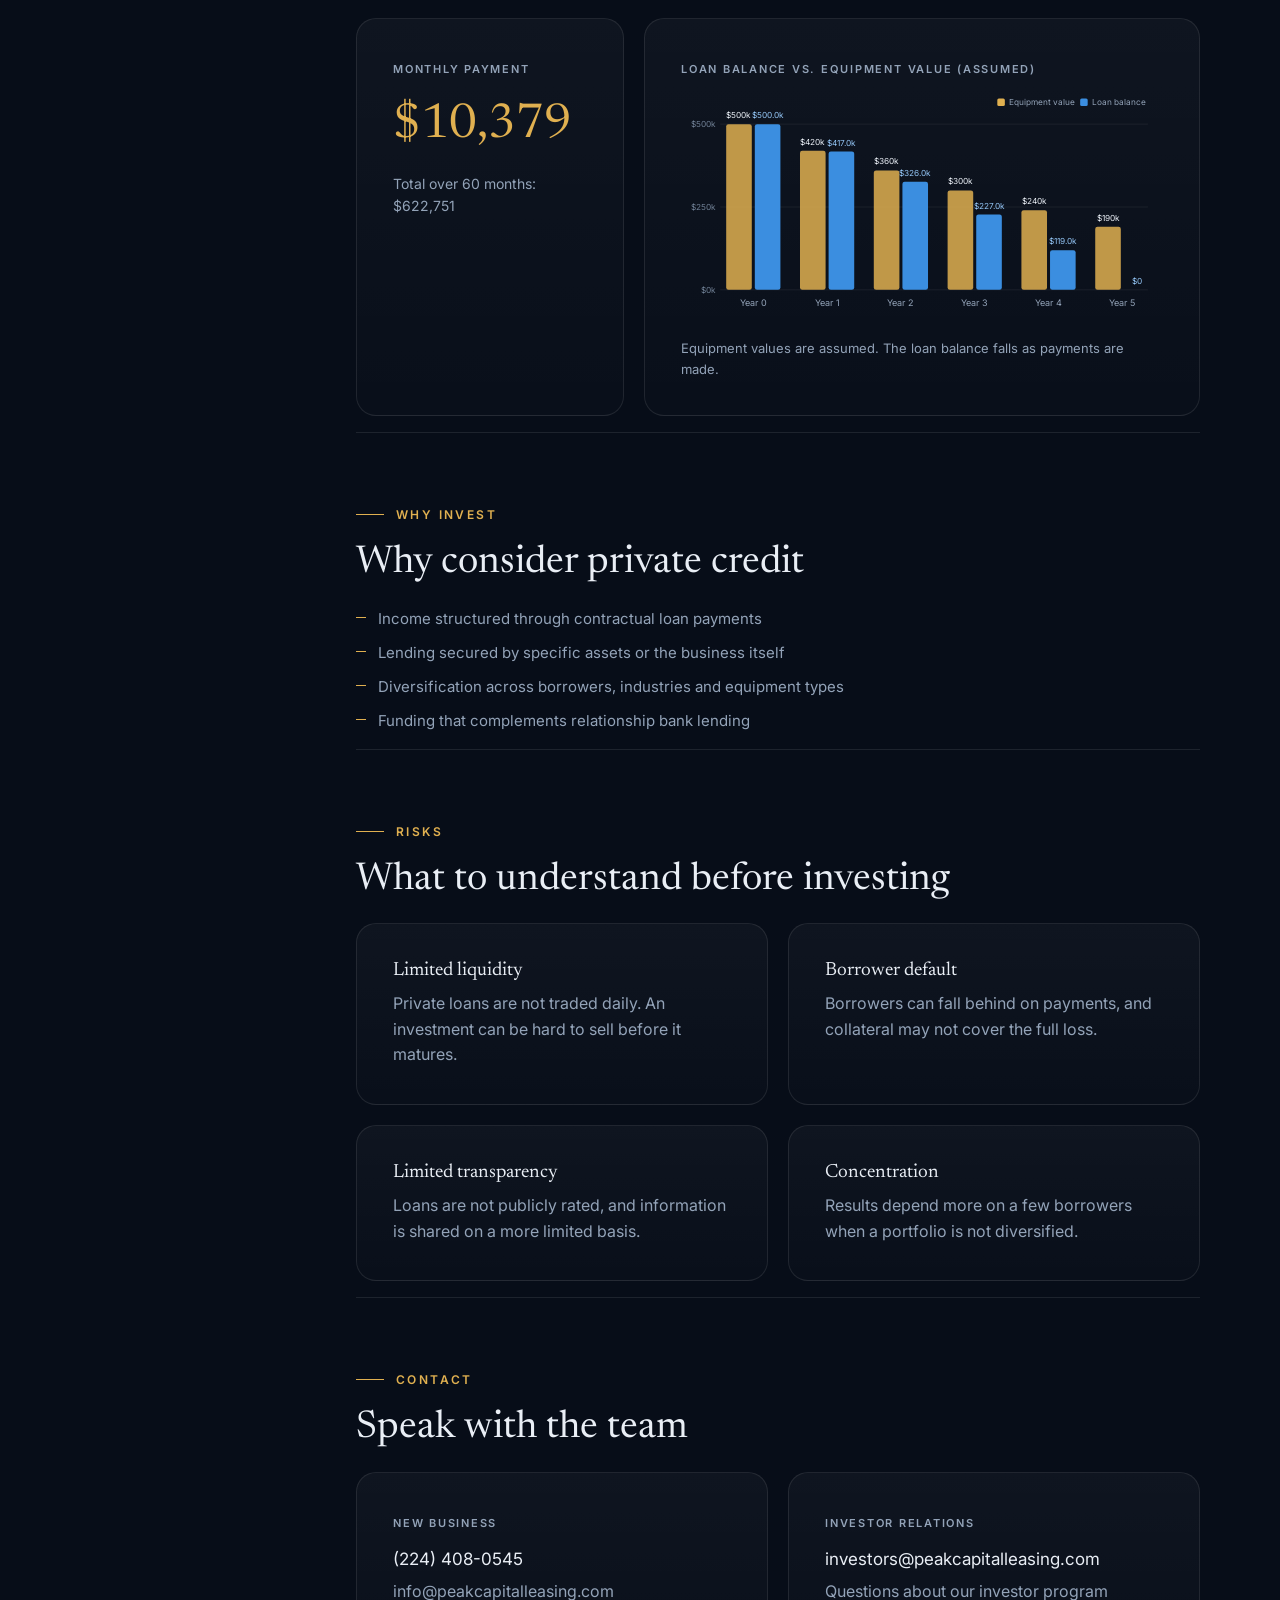
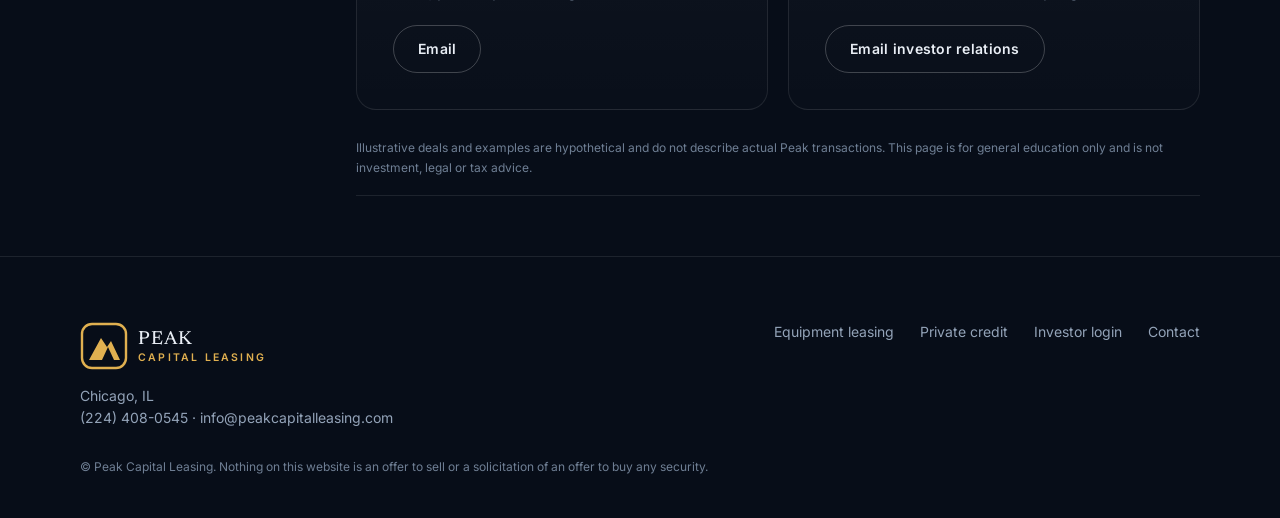
<file: private-credit.html>
<!doctype html>
<html lang="en">
<head>
<meta charset="utf-8">
<meta name="viewport" content="width=device-width, initial-scale=1">
<title>Private Credit | Peak Capital Leasing</title>
<meta name="description" content="An education guide to private credit and equipment-backed lending.">
<link rel="icon" href="data:image/svg+xml,%3Csvg xmlns=%22http://www.w3.org/2000/svg%22 viewBox=%220 0 48 48%22%3E%3Crect x=%222%22 y=%222%22 width=%2244%22 height=%2244%22 rx=%2210%22 fill=%22%23070d18%22 stroke=%22%23e0b050%22 stroke-width=%222.4%22/%3E%3Cpath d=%22M9 38 L21 16 L27 25 L31 19 L40 38 Z%22 fill=%22%23e0b050%22/%3E%3C/svg%3E">
<link rel="preconnect" href="https://fonts.googleapis.com"><link rel="preconnect" href="https://fonts.gstatic.com" crossorigin><link href="https://fonts.googleapis.com/css2?family=Inter:wght@400;500;600;700&family=Newsreader:ital,opsz,wght@0,6..72,400;0,6..72,500;1,6..72,400&display=swap" rel="stylesheet">
<link rel="stylesheet" href="styles.css">
</head>
<body>
<div class="prog"></div>
<div style="background:#0c1626;border-bottom:1px solid var(--line);font-size:12px;color:var(--muted)"><div class="wrap" style="display:flex;justify-content:space-between;gap:16px;padding-top:8px;padding-bottom:8px;flex-wrap:wrap"><span>Chicago, IL &middot; Est. 2012</span><span style="display:flex;gap:22px"><a href="investors.html">Investor login</a><a href="mailto:investors@peakcapitalleasing.com">Investor relations</a></span></div></div><header class="top"><a href="index.html" aria-label="Peak Capital Leasing home"><svg width="184" height="50" viewBox="0 0 184 50" role="img" aria-label="Peak Capital Leasing"><rect x="2" y="3" width="44" height="44" rx="10" fill="none" stroke="#e0b050" stroke-width="2.4"/><path d="M9 39 L21 17 L27 26 L31 20 L40 39 Z" fill="#e0b050"/><path d="M22 39 L28 26 L34 39 Z" fill="#070d18"/><text x="58" y="23" font-family="Newsreader,Georgia,serif" font-weight="500" font-size="19" fill="#e9eef5" letter-spacing="1">PEAK</text><text x="58" y="40" font-family="Inter,Arial,sans-serif" font-weight="600" font-size="10.5" fill="#e0b050" letter-spacing="2.2">CAPITAL LEASING</text></svg></a><nav><div class="dd"><a class="l" href="equipment-leasing.html">Equipment leasing &#9662;</a><div class="dd-menu"><a href="about.html">About Us</a><a href="why-lease.html">Why Lease</a><a href="fast-and-simple.html">Fast and Simple</a><a href="equipment-we-lease.html">Equipment We Lease</a><a href="vendor-programs.html">Vendor Programs</a><a href="quick-apply.html">Quick Apply</a></div></div><a class="l" href="private-credit.html" style="color:var(--text)">Private credit</a><a class="btn btn-ghost" href="investors.html" style="min-height:40px;padding:0 18px">Investor login</a><a class="btn btn-gold" href="mailto:info@peakcapitalleasing.com" style="min-height:40px;padding:0 20px">Contact</a></nav></header><section class="hero" style="padding:90px 0 40px"><div class="glow"></div><div class="wrap" style="position:relative"><span class="eyebrow rv">Private credit</span><h1 class="rv" style="margin:22px 0 18px">Private Credit</h1><p class="rv" style="max-width:700px;font-size:18px">Our private credit platform funds equipment-backed lending to small and mid-sized businesses, with investors who want exposure to that lending.</p></div></section><div class="wrap" style="display:flex;gap:56px;align-items:flex-start;flex-wrap:wrap;padding-bottom:60px"><aside class="toc" style="flex:0 0 220px;position:sticky;top:110px;align-self:flex-start;display:flex;flex-direction:column;gap:6px;font-size:14px"><span class="tag" style="margin-bottom:8px">On this page</span><a href="#what">What is private credit</a><a href="#structures">Structures</a><a href="#example">Worked example</a><a href="#benefits">Why invest in private credit</a><a href="#risks">Risks</a><a href="#contact">Contact</a></aside><div style="flex:999 1 620px;min-width:0"><section id="what" class="pc-sec"><span class="eyebrow">Overview</span><h2>What is private credit?</h2><p style="font-size:17px;max-width:760px">Private credit is lending that happens outside the traditional bank system. A non-bank lender, funded by private investors, provides capital directly to a business. Borrowers are usually mid-sized companies that need a flexible structure, and loans are typically secured by the business or its assets.</p></section><section id="structures" class="pc-sec"><span class="eyebrow">Structures</span><h2>How the main structures compare</h2><div style="overflow-x:auto"><table class="cmp"><thead><tr><th></th><th>Senior secured loan</th><th>Asset-based lending</th><th style="color:var(--gold)">Equipment finance (Peak)</th></tr></thead><tbody><tr><th>What it is</th><td>A loan secured by all or most of the borrower's assets</td><td>A loan sized to specific assets, such as receivables or inventory</td><td class="peak">A lease or loan secured by the equipment the business uses</td></tr><tr><th>Who holds the collateral</th><td>The lender, through a first claim</td><td>The lender, against a borrowing base</td><td class="peak">The lender, as owner or holder of the equipment</td></tr><tr><th>Typical borrower</th><td>Operating companies with established cash flow</td><td>Companies with working capital needs</td><td class="peak">Businesses that need equipment without tying up bank lines</td></tr><tr><th>Payment pattern</th><td>Interest and principal on a set schedule</td><td>Revolving, follows the asset base</td><td class="peak">Fixed monthly payments, with seasonal options</td></tr></tbody></table></div></section><section id="example" class="pc-sec"><span class="eyebrow">Worked example</span><h2>A $500,000 crane, step by step</h2><p style="max-width:760px;margin-bottom:24px">Hypothetical numbers that show the math. Assumed 9% annual rate and a $1.00 buyout at the end of 60 months. Not a quote or an offer.</p><div style="display:grid;grid-template-columns:repeat(auto-fit,minmax(260px,1fr));gap:20px"><div class="card rv"><span class="tag">Monthly payment</span><p style="font-family:var(--fd);font-size:3rem;color:var(--gold);margin-top:8px">$10,379</p><p style="font-size:14px;margin-top:8px">Total over 60 months: $622,751</p></div><div class="card rv span2" style="grid-column:span 2"><span class="tag">Loan balance vs. equipment value (assumed)</span><div style="margin-top:14px"><svg viewBox="0 0 640 300" width="100%" role="img" aria-label="Bar chart: equipment value falls over five years while the loan balance falls faster"><line x1="52" x2="620" y1="260" y2="260" stroke="rgba(255,255,255,.08)"/><text x="46" y="264" text-anchor="end" font-size="11" fill="#6f7f94">$0k</text><line x1="52" x2="620" y1="150" y2="150" stroke="rgba(255,255,255,.08)"/><text x="46" y="154" text-anchor="end" font-size="11" fill="#6f7f94">$250k</text><line x1="52" x2="620" y1="40" y2="40" stroke="rgba(255,255,255,.08)"/><text x="46" y="44" text-anchor="end" font-size="11" fill="#6f7f94">$500k</text><rect x="60" y="40.0" width="34" height="220.0" rx="3" fill="#e0b050" fill-opacity=".85"/><rect x="98" y="40.0" width="34" height="220.0" rx="3" fill="#3b8ee0"/><text x="77" y="32.0" text-anchor="middle" font-size="11" fill="#e9eef5">$500k</text><text x="115" y="32.0" text-anchor="middle" font-size="11" fill="#93c5f5">$500.0k</text><text x="96" y="282" text-anchor="middle" font-size="12" fill="#93a3b8">Year 0</text><rect x="158" y="75.2" width="34" height="184.8" rx="3" fill="#e0b050" fill-opacity=".85"/><rect x="196" y="76.5" width="34" height="183.5" rx="3" fill="#3b8ee0"/><text x="175" y="67.2" text-anchor="middle" font-size="11" fill="#e9eef5">$420k</text><text x="213" y="68.5" text-anchor="middle" font-size="11" fill="#93c5f5">$417.0k</text><text x="194" y="282" text-anchor="middle" font-size="12" fill="#93a3b8">Year 1</text><rect x="256" y="101.6" width="34" height="158.4" rx="3" fill="#e0b050" fill-opacity=".85"/><rect x="294" y="116.6" width="34" height="143.4" rx="3" fill="#3b8ee0"/><text x="273" y="93.6" text-anchor="middle" font-size="11" fill="#e9eef5">$360k</text><text x="311" y="108.6" text-anchor="middle" font-size="11" fill="#93c5f5">$326.0k</text><text x="292" y="282" text-anchor="middle" font-size="12" fill="#93a3b8">Year 2</text><rect x="354" y="128.0" width="34" height="132.0" rx="3" fill="#e0b050" fill-opacity=".85"/><rect x="392" y="160.1" width="34" height="99.9" rx="3" fill="#3b8ee0"/><text x="371" y="120.0" text-anchor="middle" font-size="11" fill="#e9eef5">$300k</text><text x="409" y="152.1" text-anchor="middle" font-size="11" fill="#93c5f5">$227.0k</text><text x="390" y="282" text-anchor="middle" font-size="12" fill="#93a3b8">Year 3</text><rect x="452" y="154.4" width="34" height="105.6" rx="3" fill="#e0b050" fill-opacity=".85"/><rect x="490" y="207.6" width="34" height="52.4" rx="3" fill="#3b8ee0"/><text x="469" y="146.4" text-anchor="middle" font-size="11" fill="#e9eef5">$240k</text><text x="507" y="199.6" text-anchor="middle" font-size="11" fill="#93c5f5">$119.0k</text><text x="488" y="282" text-anchor="middle" font-size="12" fill="#93a3b8">Year 4</text><rect x="550" y="176.4" width="34" height="83.6" rx="3" fill="#e0b050" fill-opacity=".85"/><rect x="588" y="260.0" width="34" height="0.0" rx="3" fill="#3b8ee0"/><text x="567" y="168.4" text-anchor="middle" font-size="11" fill="#e9eef5">$190k</text><text x="605" y="252.0" text-anchor="middle" font-size="11" fill="#93c5f5">$0</text><text x="586" y="282" text-anchor="middle" font-size="12" fill="#93a3b8">Year 5</text><rect x="420" y="6" width="10" height="10" rx="2" fill="#e0b050"/><text x="436" y="15" font-size="11" fill="#93a3b8">Equipment value</text><rect x="530" y="6" width="10" height="10" rx="2" fill="#3b8ee0"/><text x="546" y="15" font-size="11" fill="#93a3b8">Loan balance</text></svg></div><p style="font-size:13px;margin-top:10px">Equipment values are assumed. The loan balance falls as payments are made.</p></div></div></section><section id="benefits" class="pc-sec"><span class="eyebrow">Why invest</span><h2>Why consider private credit</h2><ul class="list" style="max-width:760px"><li>Income structured through contractual loan payments</li><li>Lending secured by specific assets or the business itself</li><li>Diversification across borrowers, industries and equipment types</li><li>Funding that complements relationship bank lending</li></ul></section><section id="risks" class="pc-sec"><span class="eyebrow">Risks</span><h2>What to understand before investing</h2><div class="grid2" style="gap:20px"><div class="card rv"><h3 style="font-size:1.2rem">Limited liquidity</h3><p style="margin-top:10px">Private loans are not traded daily. An investment can be hard to sell before it matures.</p></div><div class="card rv"><h3 style="font-size:1.2rem">Borrower default</h3><p style="margin-top:10px">Borrowers can fall behind on payments, and collateral may not cover the full loss.</p></div><div class="card rv"><h3 style="font-size:1.2rem">Limited transparency</h3><p style="margin-top:10px">Loans are not publicly rated, and information is shared on a more limited basis.</p></div><div class="card rv"><h3 style="font-size:1.2rem">Concentration</h3><p style="margin-top:10px">Results depend more on a few borrowers when a portfolio is not diversified.</p></div></div></section><section id="contact" class="pc-sec"><span class="eyebrow">Contact</span><h2>Speak with the team</h2><div class="grid2" style="gap:20px"><div class="card rv"><span class="tag">New business</span><p style="font-size:17px;margin-top:12px;color:var(--text)">(224) 408-0545</p><p style="margin-top:6px">info@peakcapitalleasing.com</p><a class="btn btn-ghost" href="mailto:info@peakcapitalleasing.com" style="margin-top:20px">Email</a></div><div class="card rv"><span class="tag">Investor relations</span><p style="font-size:17px;margin-top:12px;color:var(--text)">investors@peakcapitalleasing.com</p><p style="margin-top:6px">Questions about our investor program</p><a class="btn btn-ghost" href="mailto:investors@peakcapitalleasing.com" style="margin-top:20px">Email investor relations</a></div></div><p class="fine" style="max-width:none">Illustrative deals and examples are hypothetical and do not describe actual Peak transactions. This page is for general education only and is not investment, legal or tax advice.</p></section></div></div><footer><div class="wrap"><div style="display:flex;flex-direction:column;gap:14px"><svg width="184" height="50" viewBox="0 0 184 50" role="img" aria-label="Peak Capital Leasing"><rect x="2" y="3" width="44" height="44" rx="10" fill="none" stroke="#e0b050" stroke-width="2.4"/><path d="M9 39 L21 17 L27 26 L31 20 L40 39 Z" fill="#e0b050"/><path d="M22 39 L28 26 L34 39 Z" fill="#070d18"/><text x="58" y="23" font-family="Newsreader,Georgia,serif" font-weight="500" font-size="19" fill="#e9eef5" letter-spacing="1">PEAK</text><text x="58" y="40" font-family="Inter,Arial,sans-serif" font-weight="600" font-size="10.5" fill="#e0b050" letter-spacing="2.2">CAPITAL LEASING</text></svg><p style="max-width:340px;font-size:14px">Chicago, IL<br>(224) 408-0545 &middot; info@peakcapitalleasing.com</p></div><nav><a href="equipment-leasing.html">Equipment leasing</a><a href="private-credit.html">Private credit</a><a href="investors.html">Investor login</a><a href="mailto:info@peakcapitalleasing.com">Contact</a></nav></div><div class="wrap"><p class="fine">&copy; Peak Capital Leasing. Nothing on this website is an offer to sell or a solicitation of an offer to buy any security.</p></div></footer>
</body>
</html>
</file>
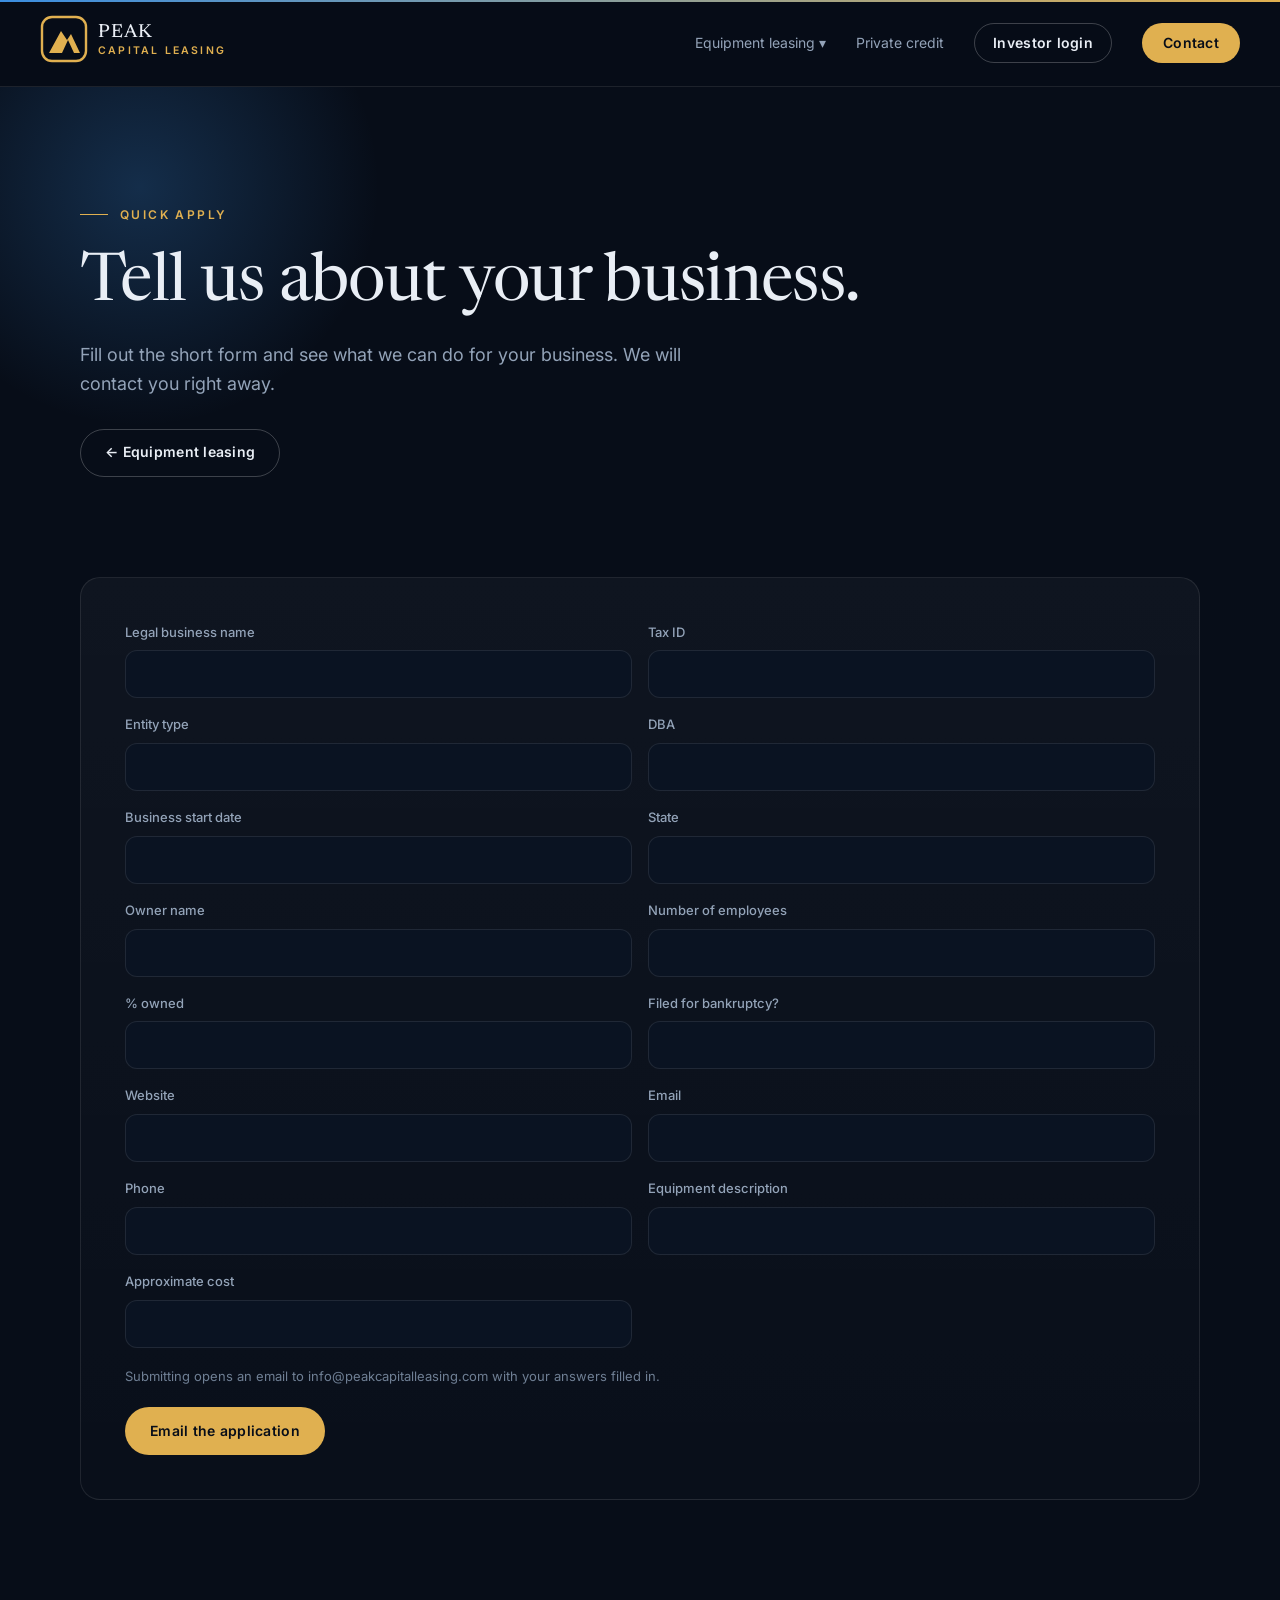
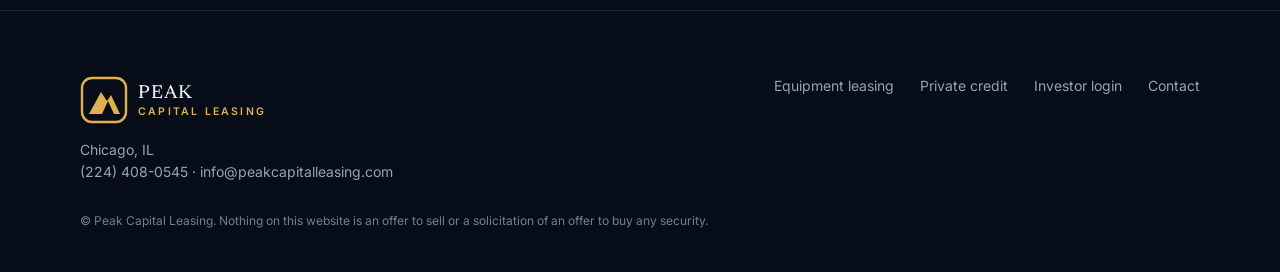
<file: quick-apply.html>
<!doctype html>
<html lang="en">
<head>
<meta charset="utf-8">
<meta name="viewport" content="width=device-width, initial-scale=1">
<title>Quick Apply | Peak Capital Leasing</title>
<meta name="description" content="Apply for equipment financing with a short form.">
<link rel="icon" href="data:image/svg+xml,%3Csvg xmlns=%22http://www.w3.org/2000/svg%22 viewBox=%220 0 48 48%22%3E%3Crect x=%222%22 y=%222%22 width=%2244%22 height=%2244%22 rx=%2210%22 fill=%22%23070d18%22 stroke=%22%23e0b050%22 stroke-width=%222.4%22/%3E%3Cpath d=%22M9 38 L21 16 L27 25 L31 19 L40 38 Z%22 fill=%22%23e0b050%22/%3E%3C/svg%3E">
<link rel="preconnect" href="https://fonts.googleapis.com"><link rel="preconnect" href="https://fonts.gstatic.com" crossorigin><link href="https://fonts.googleapis.com/css2?family=Inter:wght@400;500;600;700&family=Newsreader:ital,opsz,wght@0,6..72,400;0,6..72,500;1,6..72,400&display=swap" rel="stylesheet">
<link rel="stylesheet" href="styles.css">
</head>
<body>
<div class="prog"></div>
<header class="top"><a href="index.html" aria-label="Peak Capital Leasing home"><svg width="184" height="50" viewBox="0 0 184 50" role="img" aria-label="Peak Capital Leasing"><rect x="2" y="3" width="44" height="44" rx="10" fill="none" stroke="#e0b050" stroke-width="2.4"/><path d="M9 39 L21 17 L27 26 L31 20 L40 39 Z" fill="#e0b050"/><path d="M22 39 L28 26 L34 39 Z" fill="#070d18"/><text x="58" y="23" font-family="Newsreader,Georgia,serif" font-weight="500" font-size="19" fill="#e9eef5" letter-spacing="1">PEAK</text><text x="58" y="40" font-family="Inter,Arial,sans-serif" font-weight="600" font-size="10.5" fill="#e0b050" letter-spacing="2.2">CAPITAL LEASING</text></svg></a><nav><div class="dd"><a class="l" href="equipment-leasing.html">Equipment leasing &#9662;</a><div class="dd-menu"><a href="about.html">About Us</a><a href="why-lease.html">Why Lease</a><a href="fast-and-simple.html">Fast and Simple</a><a href="equipment-we-lease.html">Equipment We Lease</a><a href="vendor-programs.html">Vendor Programs</a><a href="quick-apply.html">Quick Apply</a></div></div><a class="l" href="private-credit.html">Private credit</a><a class="btn btn-ghost" href="investors.html" style="min-height:40px;padding:0 18px">Investor login</a><a class="btn btn-gold" href="mailto:info@peakcapitalleasing.com" style="min-height:40px;padding:0 20px">Contact</a></nav></header><section class="hero" style="padding:110px 0 80px"><div class="glow"></div><div class="wrap" style="position:relative"><span class="eyebrow rv">Quick Apply</span><h1 class="rv" style="margin:24px 0 20px">Tell us about your business.</h1><p class="rv" style="max-width:660px;font-size:18px">Fill out the short form and see what we can do for your business. We will contact you right away.</p><div class="rv" style="margin-top:30px"><a class="btn btn-ghost" href="equipment-leasing.html">&larr; Equipment leasing</a></div></div></section><section style="padding-top:20px"><div class="wrap"><form class="card rv" style="padding:44px" id="qa"><div class="grid2" style="gap:16px"><label class="inp" for="f0">Legal business name<input id="f0" name="Legal business name"></label><label class="inp" for="f1">Tax ID<input id="f1" name="Tax ID"></label><label class="inp" for="f2">Entity type<input id="f2" name="Entity type"></label><label class="inp" for="f3">DBA<input id="f3" name="DBA"></label><label class="inp" for="f4">Business start date<input id="f4" name="Business start date"></label><label class="inp" for="f5">State<input id="f5" name="State"></label><label class="inp" for="f6">Owner name<input id="f6" name="Owner name"></label><label class="inp" for="f7">Number of employees<input id="f7" name="Number of employees"></label><label class="inp" for="f8">% owned<input id="f8" name="% owned"></label><label class="inp" for="f9">Filed for bankruptcy?<input id="f9" name="Filed for bankruptcy?"></label><label class="inp" for="f10">Website<input id="f10" name="Website"></label><label class="inp" for="f11">Email<input id="f11" name="Email"></label><label class="inp" for="f12">Phone<input id="f12" name="Phone"></label><label class="inp" for="f13">Equipment description<input id="f13" name="Equipment description"></label><label class="inp" for="f14">Approximate cost<input id="f14" name="Approximate cost"></label></div><p class="sub" style="margin-top:18px">Submitting opens an email to info@peakcapitalleasing.com with your answers filled in.</p><button class="btn btn-gold" type="submit" style="margin-top:20px">Email the application</button></form></div></section><script>document.getElementById("qa").addEventListener("submit",function(e){e.preventDefault();var b=[];this.querySelectorAll("input").forEach(function(i){b.push(i.name+": "+i.value)});location.href="mailto:info@peakcapitalleasing.com?subject="+encodeURIComponent("Quick Apply")+"&body="+encodeURIComponent(b.join("\n"));});</script><footer><div class="wrap"><div style="display:flex;flex-direction:column;gap:14px"><svg width="184" height="50" viewBox="0 0 184 50" role="img" aria-label="Peak Capital Leasing"><rect x="2" y="3" width="44" height="44" rx="10" fill="none" stroke="#e0b050" stroke-width="2.4"/><path d="M9 39 L21 17 L27 26 L31 20 L40 39 Z" fill="#e0b050"/><path d="M22 39 L28 26 L34 39 Z" fill="#070d18"/><text x="58" y="23" font-family="Newsreader,Georgia,serif" font-weight="500" font-size="19" fill="#e9eef5" letter-spacing="1">PEAK</text><text x="58" y="40" font-family="Inter,Arial,sans-serif" font-weight="600" font-size="10.5" fill="#e0b050" letter-spacing="2.2">CAPITAL LEASING</text></svg><p style="max-width:340px;font-size:14px">Chicago, IL<br>(224) 408-0545 &middot; info@peakcapitalleasing.com</p></div><nav><a href="equipment-leasing.html">Equipment leasing</a><a href="private-credit.html">Private credit</a><a href="investors.html">Investor login</a><a href="mailto:info@peakcapitalleasing.com">Contact</a></nav></div><div class="wrap"><p class="fine">&copy; Peak Capital Leasing. Nothing on this website is an offer to sell or a solicitation of an offer to buy any security.</p></div></footer>
</body>
</html>
</file>
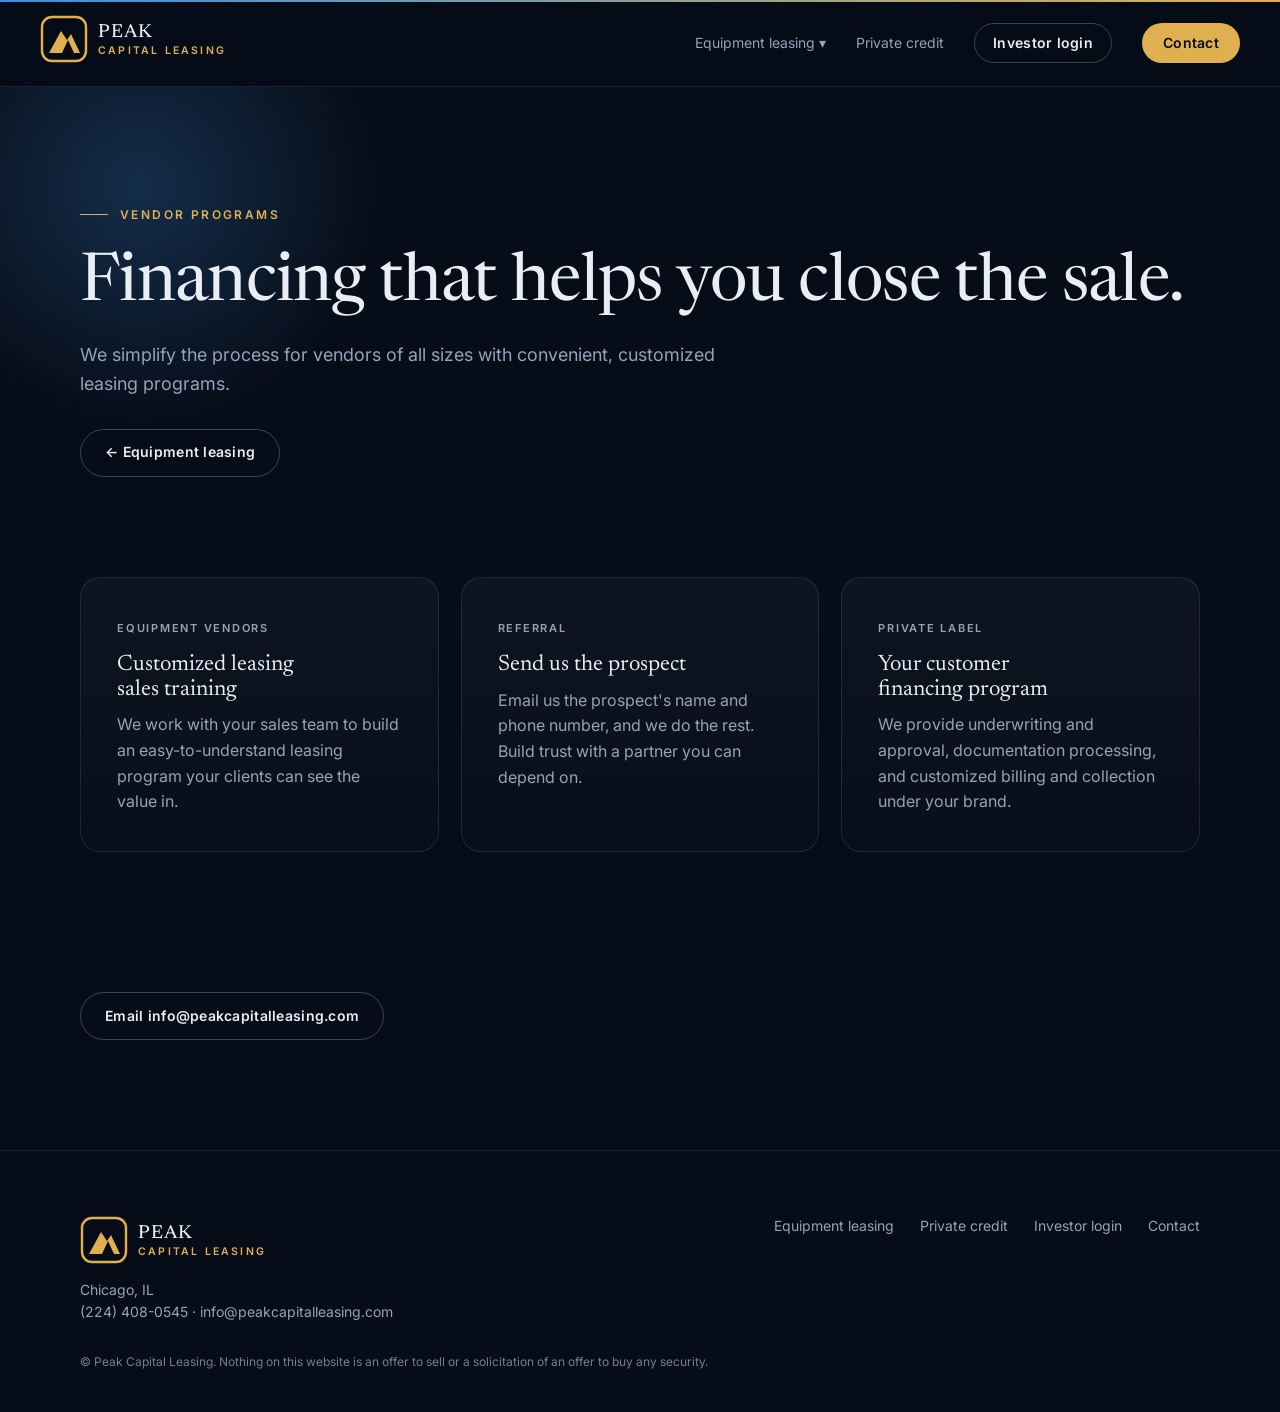
<file: vendor-programs.html>
<!doctype html>
<html lang="en">
<head>
<meta charset="utf-8">
<meta name="viewport" content="width=device-width, initial-scale=1">
<title>Vendor Programs | Peak Capital Leasing</title>
<meta name="description" content="Leasing programs for equipment vendors: sales training, referrals and private label.">
<link rel="icon" href="data:image/svg+xml,%3Csvg xmlns=%22http://www.w3.org/2000/svg%22 viewBox=%220 0 48 48%22%3E%3Crect x=%222%22 y=%222%22 width=%2244%22 height=%2244%22 rx=%2210%22 fill=%22%23070d18%22 stroke=%22%23e0b050%22 stroke-width=%222.4%22/%3E%3Cpath d=%22M9 38 L21 16 L27 25 L31 19 L40 38 Z%22 fill=%22%23e0b050%22/%3E%3C/svg%3E">
<link rel="preconnect" href="https://fonts.googleapis.com"><link rel="preconnect" href="https://fonts.gstatic.com" crossorigin><link href="https://fonts.googleapis.com/css2?family=Inter:wght@400;500;600;700&family=Newsreader:ital,opsz,wght@0,6..72,400;0,6..72,500;1,6..72,400&display=swap" rel="stylesheet">
<link rel="stylesheet" href="styles.css">
</head>
<body>
<div class="prog"></div>
<header class="top"><a href="index.html" aria-label="Peak Capital Leasing home"><svg width="184" height="50" viewBox="0 0 184 50" role="img" aria-label="Peak Capital Leasing"><rect x="2" y="3" width="44" height="44" rx="10" fill="none" stroke="#e0b050" stroke-width="2.4"/><path d="M9 39 L21 17 L27 26 L31 20 L40 39 Z" fill="#e0b050"/><path d="M22 39 L28 26 L34 39 Z" fill="#070d18"/><text x="58" y="23" font-family="Newsreader,Georgia,serif" font-weight="500" font-size="19" fill="#e9eef5" letter-spacing="1">PEAK</text><text x="58" y="40" font-family="Inter,Arial,sans-serif" font-weight="600" font-size="10.5" fill="#e0b050" letter-spacing="2.2">CAPITAL LEASING</text></svg></a><nav><div class="dd"><a class="l" href="equipment-leasing.html">Equipment leasing &#9662;</a><div class="dd-menu"><a href="about.html">About Us</a><a href="why-lease.html">Why Lease</a><a href="fast-and-simple.html">Fast and Simple</a><a href="equipment-we-lease.html">Equipment We Lease</a><a href="vendor-programs.html">Vendor Programs</a><a href="quick-apply.html">Quick Apply</a></div></div><a class="l" href="private-credit.html">Private credit</a><a class="btn btn-ghost" href="investors.html" style="min-height:40px;padding:0 18px">Investor login</a><a class="btn btn-gold" href="mailto:info@peakcapitalleasing.com" style="min-height:40px;padding:0 20px">Contact</a></nav></header><section class="hero" style="padding:110px 0 80px"><div class="glow"></div><div class="wrap" style="position:relative"><span class="eyebrow rv">Vendor Programs</span><h1 class="rv" style="margin:24px 0 20px">Financing that helps you close the sale.</h1><p class="rv" style="max-width:660px;font-size:18px">We simplify the process for vendors of all sizes with convenient, customized leasing programs.</p><div class="rv" style="margin-top:30px"><a class="btn btn-ghost" href="equipment-leasing.html">&larr; Equipment leasing</a></div></div></section><section style="padding-top:20px"><div class="wrap grid3"><div class="card rv"><span class="tag">Equipment vendors</span><h3 style="margin:14px 0 10px;font-size:1.4rem">Customized leasing sales training</h3><p>We work with your sales team to build an easy-to-understand leasing program your clients can see the value in.</p></div><div class="card rv"><span class="tag">Referral</span><h3 style="margin:14px 0 10px;font-size:1.4rem">Send us the prospect</h3><p>Email us the prospect's name and phone number, and we do the rest. Build trust with a partner you can depend on.</p></div><div class="card rv"><span class="tag">Private label</span><h3 style="margin:14px 0 10px;font-size:1.4rem">Your customer financing program</h3><p>We provide underwriting and approval, documentation processing, and customized billing and collection under your brand.</p></div></div></section><section style="padding-top:30px"><div class="wrap"><a class="btn btn-ghost" href="mailto:info@peakcapitalleasing.com">Email info@peakcapitalleasing.com</a></div></section><footer><div class="wrap"><div style="display:flex;flex-direction:column;gap:14px"><svg width="184" height="50" viewBox="0 0 184 50" role="img" aria-label="Peak Capital Leasing"><rect x="2" y="3" width="44" height="44" rx="10" fill="none" stroke="#e0b050" stroke-width="2.4"/><path d="M9 39 L21 17 L27 26 L31 20 L40 39 Z" fill="#e0b050"/><path d="M22 39 L28 26 L34 39 Z" fill="#070d18"/><text x="58" y="23" font-family="Newsreader,Georgia,serif" font-weight="500" font-size="19" fill="#e9eef5" letter-spacing="1">PEAK</text><text x="58" y="40" font-family="Inter,Arial,sans-serif" font-weight="600" font-size="10.5" fill="#e0b050" letter-spacing="2.2">CAPITAL LEASING</text></svg><p style="max-width:340px;font-size:14px">Chicago, IL<br>(224) 408-0545 &middot; info@peakcapitalleasing.com</p></div><nav><a href="equipment-leasing.html">Equipment leasing</a><a href="private-credit.html">Private credit</a><a href="investors.html">Investor login</a><a href="mailto:info@peakcapitalleasing.com">Contact</a></nav></div><div class="wrap"><p class="fine">&copy; Peak Capital Leasing. Nothing on this website is an offer to sell or a solicitation of an offer to buy any security.</p></div></footer>
</body>
</html>
</file>
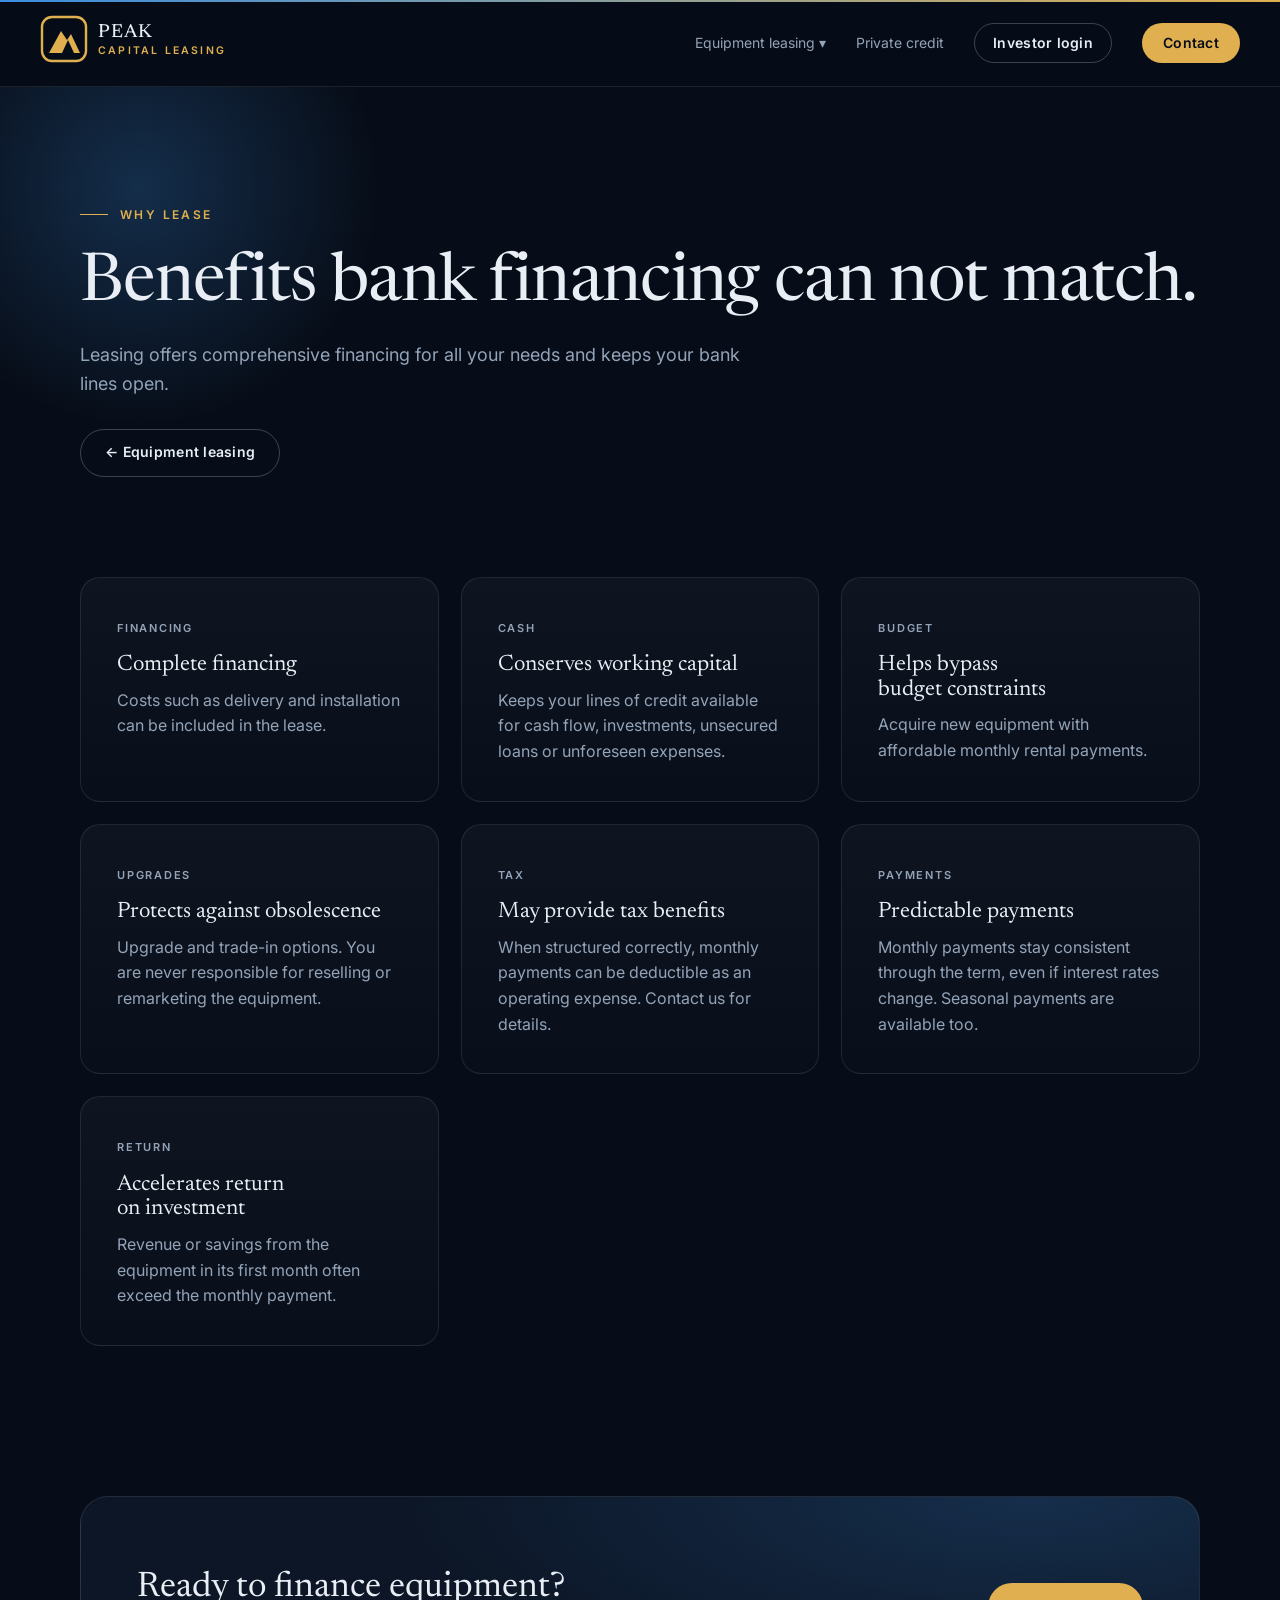
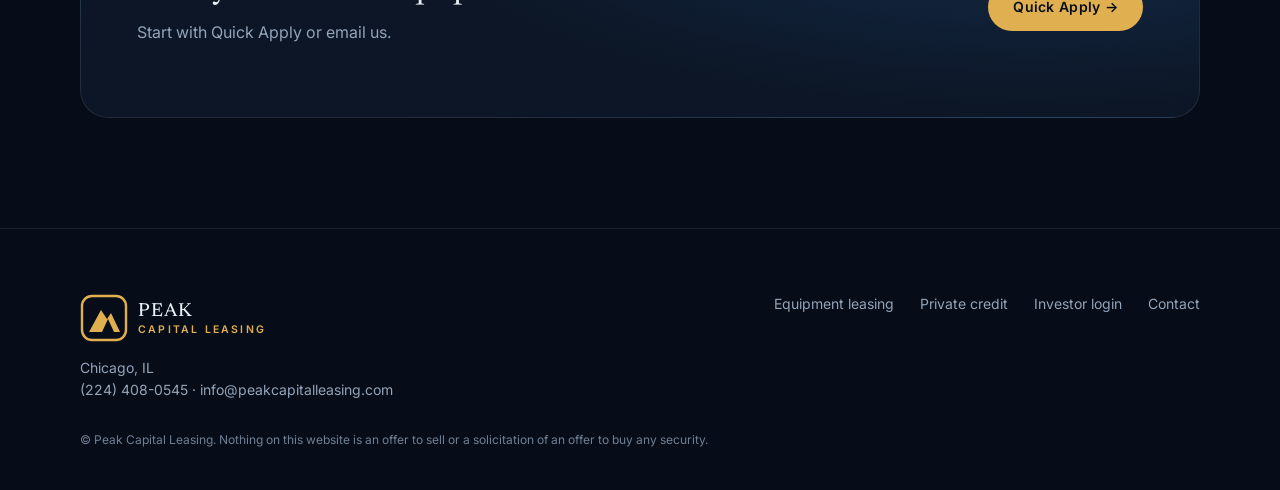
<file: why-lease.html>
<!doctype html>
<html lang="en">
<head>
<meta charset="utf-8">
<meta name="viewport" content="width=device-width, initial-scale=1">
<title>Why Lease | Peak Capital Leasing</title>
<meta name="description" content="The benefits of leasing equipment instead of bank financing.">
<link rel="icon" href="data:image/svg+xml,%3Csvg xmlns=%22http://www.w3.org/2000/svg%22 viewBox=%220 0 48 48%22%3E%3Crect x=%222%22 y=%222%22 width=%2244%22 height=%2244%22 rx=%2210%22 fill=%22%23070d18%22 stroke=%22%23e0b050%22 stroke-width=%222.4%22/%3E%3Cpath d=%22M9 38 L21 16 L27 25 L31 19 L40 38 Z%22 fill=%22%23e0b050%22/%3E%3C/svg%3E">
<link rel="preconnect" href="https://fonts.googleapis.com"><link rel="preconnect" href="https://fonts.gstatic.com" crossorigin><link href="https://fonts.googleapis.com/css2?family=Inter:wght@400;500;600;700&family=Newsreader:ital,opsz,wght@0,6..72,400;0,6..72,500;1,6..72,400&display=swap" rel="stylesheet">
<link rel="stylesheet" href="styles.css">
</head>
<body>
<div class="prog"></div>
<header class="top"><a href="index.html" aria-label="Peak Capital Leasing home"><svg width="184" height="50" viewBox="0 0 184 50" role="img" aria-label="Peak Capital Leasing"><rect x="2" y="3" width="44" height="44" rx="10" fill="none" stroke="#e0b050" stroke-width="2.4"/><path d="M9 39 L21 17 L27 26 L31 20 L40 39 Z" fill="#e0b050"/><path d="M22 39 L28 26 L34 39 Z" fill="#070d18"/><text x="58" y="23" font-family="Newsreader,Georgia,serif" font-weight="500" font-size="19" fill="#e9eef5" letter-spacing="1">PEAK</text><text x="58" y="40" font-family="Inter,Arial,sans-serif" font-weight="600" font-size="10.5" fill="#e0b050" letter-spacing="2.2">CAPITAL LEASING</text></svg></a><nav><div class="dd"><a class="l" href="equipment-leasing.html">Equipment leasing &#9662;</a><div class="dd-menu"><a href="about.html">About Us</a><a href="why-lease.html">Why Lease</a><a href="fast-and-simple.html">Fast and Simple</a><a href="equipment-we-lease.html">Equipment We Lease</a><a href="vendor-programs.html">Vendor Programs</a><a href="quick-apply.html">Quick Apply</a></div></div><a class="l" href="private-credit.html">Private credit</a><a class="btn btn-ghost" href="investors.html" style="min-height:40px;padding:0 18px">Investor login</a><a class="btn btn-gold" href="mailto:info@peakcapitalleasing.com" style="min-height:40px;padding:0 20px">Contact</a></nav></header><section class="hero" style="padding:110px 0 80px"><div class="glow"></div><div class="wrap" style="position:relative"><span class="eyebrow rv">Why Lease</span><h1 class="rv" style="margin:24px 0 20px">Benefits bank financing can not match.</h1><p class="rv" style="max-width:660px;font-size:18px">Leasing offers comprehensive financing for all your needs and keeps your bank lines open.</p><div class="rv" style="margin-top:30px"><a class="btn btn-ghost" href="equipment-leasing.html">&larr; Equipment leasing</a></div></div></section><section style="padding-top:20px"><div class="wrap grid3"><div class="card rv"><span class="tag">Financing</span><h3 style="margin:14px 0 10px;font-size:1.4rem">Complete financing</h3><p>Costs such as delivery and installation can be included in the lease.</p></div><div class="card rv"><span class="tag">Cash</span><h3 style="margin:14px 0 10px;font-size:1.4rem">Conserves working capital</h3><p>Keeps your lines of credit available for cash flow, investments, unsecured loans or unforeseen expenses.</p></div><div class="card rv"><span class="tag">Budget</span><h3 style="margin:14px 0 10px;font-size:1.4rem">Helps bypass budget constraints</h3><p>Acquire new equipment with affordable monthly rental payments.</p></div><div class="card rv"><span class="tag">Upgrades</span><h3 style="margin:14px 0 10px;font-size:1.4rem">Protects against obsolescence</h3><p>Upgrade and trade-in options. You are never responsible for reselling or remarketing the equipment.</p></div><div class="card rv"><span class="tag">Tax</span><h3 style="margin:14px 0 10px;font-size:1.4rem">May provide tax benefits</h3><p>When structured correctly, monthly payments can be deductible as an operating expense. Contact us for details.</p></div><div class="card rv"><span class="tag">Payments</span><h3 style="margin:14px 0 10px;font-size:1.4rem">Predictable payments</h3><p>Monthly payments stay consistent through the term, even if interest rates change. Seasonal payments are available too.</p></div><div class="card rv"><span class="tag">Return</span><h3 style="margin:14px 0 10px;font-size:1.4rem">Accelerates return on investment</h3><p>Revenue or savings from the equipment in its first month often exceed the monthly payment.</p></div></div></section><section style="padding-top:40px"><div class="wrap"><div class="cta rv"><div style="max-width:620px"><h2 style="font-size:2.2rem">Ready to finance equipment?</h2><p style="margin-top:12px">Start with Quick Apply or email us.</p></div><a class="btn btn-gold" href="quick-apply.html">Quick Apply &rarr;</a></div></div></section><footer><div class="wrap"><div style="display:flex;flex-direction:column;gap:14px"><svg width="184" height="50" viewBox="0 0 184 50" role="img" aria-label="Peak Capital Leasing"><rect x="2" y="3" width="44" height="44" rx="10" fill="none" stroke="#e0b050" stroke-width="2.4"/><path d="M9 39 L21 17 L27 26 L31 20 L40 39 Z" fill="#e0b050"/><path d="M22 39 L28 26 L34 39 Z" fill="#070d18"/><text x="58" y="23" font-family="Newsreader,Georgia,serif" font-weight="500" font-size="19" fill="#e9eef5" letter-spacing="1">PEAK</text><text x="58" y="40" font-family="Inter,Arial,sans-serif" font-weight="600" font-size="10.5" fill="#e0b050" letter-spacing="2.2">CAPITAL LEASING</text></svg><p style="max-width:340px;font-size:14px">Chicago, IL<br>(224) 408-0545 &middot; info@peakcapitalleasing.com</p></div><nav><a href="equipment-leasing.html">Equipment leasing</a><a href="private-credit.html">Private credit</a><a href="investors.html">Investor login</a><a href="mailto:info@peakcapitalleasing.com">Contact</a></nav></div><div class="wrap"><p class="fine">&copy; Peak Capital Leasing. Nothing on this website is an offer to sell or a solicitation of an offer to buy any security.</p></div></footer>
</body>
</html>
</file>
<file: styles.css>
:root{--bg:#070d18;--bg2:#0c1626;--card:#101d33;--line:rgba(255,255,255,.09);--text:#e9eef5;--muted:#93a3b8;--gold:#e0b050;--blue:#3b8ee0;--fd:"Newsreader",Georgia,serif;--fb:"Inter",system-ui,sans-serif}
*{box-sizing:border-box}
body{margin:0;background:var(--bg);color:var(--text);font-family:var(--fb);font-size:16px;line-height:1.6;-webkit-font-smoothing:antialiased}
a{color:inherit;text-decoration:none}
h1,h2,h3{font-family:var(--fd);font-weight:400;margin:0;line-height:1.1;text-wrap:balance}
h1{font-size:clamp(2.6rem,5.2vw,4.6rem);letter-spacing:-.01em}
h2{font-size:clamp(2rem,3.4vw,3rem)}
h3{font-size:1.45rem}
p{margin:0;color:var(--muted)}
em{font-style:italic;color:var(--gold)}
.wrap{max-width:1200px;margin:0 auto;padding:0 40px}
.eyebrow{display:inline-flex;align-items:center;gap:12px;font-size:12px;font-weight:600;letter-spacing:.2em;text-transform:uppercase;color:var(--gold)}
.eyebrow::before{content:"";width:28px;height:1px;background:var(--gold)}
.top{position:sticky;top:0;z-index:20;display:flex;justify-content:space-between;align-items:center;gap:24px;padding:14px 40px;background:rgba(7,13,24,.72);backdrop-filter:blur(14px);-webkit-backdrop-filter:blur(14px);border-bottom:1px solid var(--line)}
.top nav{display:flex;align-items:center;gap:30px;flex-wrap:wrap}
.top nav a.l{font-size:14px;color:var(--muted)}
.top nav a.l:hover{color:var(--text)}
.btn{display:inline-flex;align-items:center;gap:10px;min-height:48px;padding:0 24px;border-radius:999px;font-size:14px;font-weight:600;letter-spacing:.02em;border:1px solid transparent;transition:transform .25s,background .25s,color .25s;cursor:pointer;font-family:inherit}
.btn:hover{transform:translateY(-2px)}
.btn-gold{background:var(--gold);color:#070d18}
.btn-gold:hover{background:#f0c46a}
.btn-ghost{border-color:rgba(255,255,255,.22);color:var(--text)}
.btn-ghost:hover{border-color:var(--gold);color:var(--gold)}
.card{display:block;background:linear-gradient(180deg,rgba(255,255,255,.035),rgba(255,255,255,.01));border:1px solid var(--line);border-radius:20px;padding:36px;transition:border-color .3s,transform .3s}
.card:hover{border-color:rgba(224,176,80,.4);transform:translateY(-4px)}
.tag{font-size:11px;font-weight:600;letter-spacing:.16em;text-transform:uppercase;color:var(--muted)}
.hero{position:relative;overflow:hidden;padding:120px 0 110px}
.ridge{position:absolute;right:-6%;top:6%;width:min(860px,72vw);opacity:.5;pointer-events:none}
.photo{position:absolute;inset:0;width:100%;height:100%;object-fit:cover;object-position:center 40%;opacity:.42;pointer-events:none}
.hero-photo::before{content:"";position:absolute;inset:0;z-index:1;background:linear-gradient(180deg,rgba(7,13,24,.35) 0%,rgba(7,13,24,.82) 75%,var(--bg) 100%);pointer-events:none}
.hero-photo .wrap{z-index:2}
.glow{position:absolute;width:520px;height:520px;border-radius:50%;background:radial-gradient(circle,rgba(59,142,224,.25),transparent 65%);left:-120px;top:-160px;pointer-events:none}
section{padding:110px 0}
.grid3{display:grid;grid-template-columns:repeat(3,1fr);gap:22px}
.grid2{display:grid;grid-template-columns:repeat(2,1fr);gap:22px}
.num{font-family:var(--fd);font-size:1.1rem;color:var(--gold)}
.list{list-style:none;padding:0;margin:22px 0 0;display:flex;flex-direction:column;gap:10px}
.list li{font-size:15px;color:var(--muted);padding-left:22px;position:relative}
.list li::before{content:"";position:absolute;left:0;top:.7em;width:10px;height:1px;background:var(--gold)}
.chips{display:flex;flex-wrap:wrap;gap:10px}
.chip{padding:10px 18px;border:1px solid var(--line);border-radius:999px;font-size:14px;color:var(--muted);background:rgba(255,255,255,.02)}
.cta{position:relative;overflow:hidden;border:1px solid var(--line);border-radius:28px;padding:72px 56px;background:radial-gradient(900px 300px at 85% 0%,rgba(59,142,224,.2),transparent 70%),var(--bg2);display:flex;justify-content:space-between;align-items:center;gap:32px;flex-wrap:wrap}
footer{padding:64px 0 40px;border-top:1px solid var(--line)}
footer .wrap{display:flex;justify-content:space-between;gap:40px;flex-wrap:wrap}
footer nav{display:flex;gap:26px;flex-wrap:wrap}
footer nav a{font-size:14px;color:var(--muted)}
footer nav a:hover{color:var(--gold)}
.fine{font-size:12px;color:#6f7f94;max-width:760px;line-height:1.7;margin-top:28px}
.sub{font-size:13px;color:#6f7f94}
.inp{display:flex;flex-direction:column;gap:8px;font-size:13px;color:var(--muted);font-weight:500}
.inp input,.inp select,.inp textarea{min-height:48px;background:#0a1322;border:1px solid var(--line);border-radius:12px;padding:0 14px;color:var(--text);font:inherit;font-size:15px}
.inp input:focus,.inp select:focus{outline:none;border-color:var(--gold)}
.dd{position:relative}
.dd::after{content:"";position:absolute;left:0;right:0;top:100%;height:16px}
.dd-menu{position:absolute;top:100%;left:-12px;min-width:260px;background:var(--bg2);border:1px solid var(--line);border-radius:14px;padding:10px;display:none;flex-direction:column;gap:2px;box-shadow:0 24px 48px rgba(0,0,0,.45);z-index:40}
.dd:hover .dd-menu,.dd:focus-within .dd-menu{display:flex}
.dd-menu a{padding:10px 14px;border-radius:9px;font-size:14px;color:var(--muted);white-space:nowrap}
.dd-menu a:hover{background:rgba(224,176,80,.1);color:var(--text)}
.toc a{padding:9px 12px;border-left:2px solid var(--line);color:var(--muted)}
.toc a:hover{color:var(--text);border-color:var(--gold)}
.pc-sec{padding:64px 0 16px;border-bottom:1px solid var(--line)}
.pc-sec h2{margin:18px 0 22px;font-size:2.4rem}
.cmp{width:100%;border-collapse:collapse;min-width:720px;font-size:15px}
.cmp th,.cmp td{text-align:left;padding:16px 14px;border-bottom:1px solid var(--line);vertical-align:top;color:var(--muted)}
.cmp tbody th{font-weight:600;color:var(--text);width:20%}
.cmp td.peak{color:var(--text)}
.tomb{padding:0;overflow:hidden}
.tomb .hd{padding:14px 22px;background:linear-gradient(90deg,rgba(59,142,224,.25),rgba(224,176,80,.12));display:flex;justify-content:space-between;align-items:center}
.tomb .bd{padding:24px 26px 26px}
.tomb .amt{font-family:var(--fd);font-size:2.3rem;color:var(--text);margin-top:10px;line-height:1}
.tomb .meta{display:grid;grid-template-columns:1fr 1fr;gap:14px;margin-top:22px;border-top:1px solid var(--line);padding-top:18px;font-size:14px}
.tomb .meta p{color:var(--text);margin-top:4px}
@supports (animation-timeline: view()){
 .rv{animation:rise linear both;animation-timeline:view();animation-range:entry 0% entry 40%}
 @keyframes rise{from{opacity:0;transform:translateY(56px)}to{opacity:1;transform:none}}
 .ridge{animation:drift linear both;animation-timeline:scroll(root)}
 @keyframes drift{from{transform:translateY(0)}to{transform:translateY(-140px)}}
 .prog{position:fixed;left:0;right:0;top:0;height:2px;z-index:30;background:linear-gradient(90deg,var(--blue),var(--gold));transform-origin:0 50%;animation:grow linear both;animation-timeline:scroll(root)}
 @keyframes grow{from{transform:scaleX(0)}to{transform:scaleX(1)}}
}
@media (max-width:980px){.grid3,.grid2{grid-template-columns:1fr}.top{padding:14px 20px}.wrap{padding:0 20px}.top{flex-wrap:wrap;row-gap:12px;padding:12px 16px!important}.top nav{width:100%;flex-wrap:nowrap;overflow-x:auto;gap:18px;padding-bottom:2px;scrollbar-width:none}.top nav::-webkit-scrollbar{display:none}.top nav a.l{display:inline-block!important;white-space:nowrap;font-size:13px}.top nav .btn{min-height:34px!important;padding:0 14px!important;font-size:13px;white-space:nowrap;flex:0 0 auto}.dd{flex:0 0 auto}.dd::after{display:none}.dd-menu{display:none!important}.cta{padding:44px 28px}section{padding:76px 0}.span2{grid-column:auto!important}.toc{display:none!important}}
@media (prefers-reduced-motion:reduce){.ridge,.rv{animation:none!important}}
</file>
